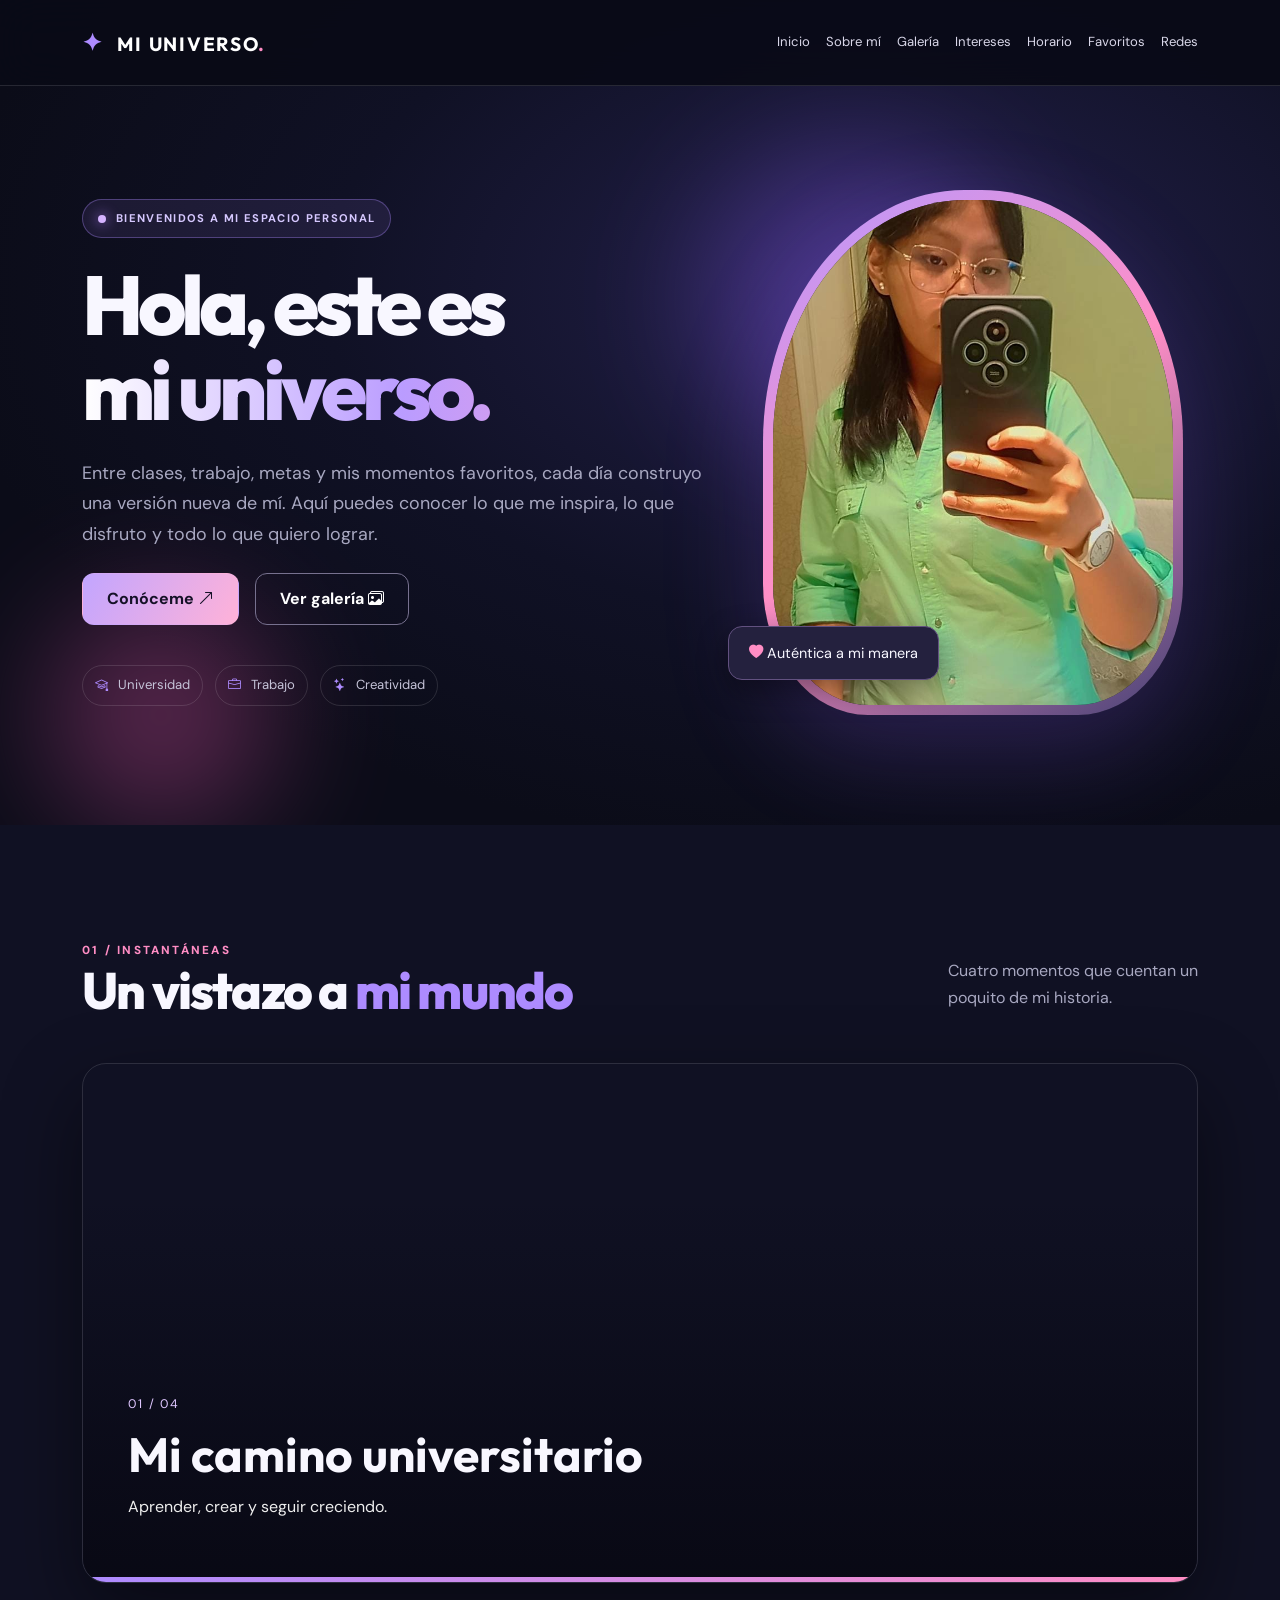
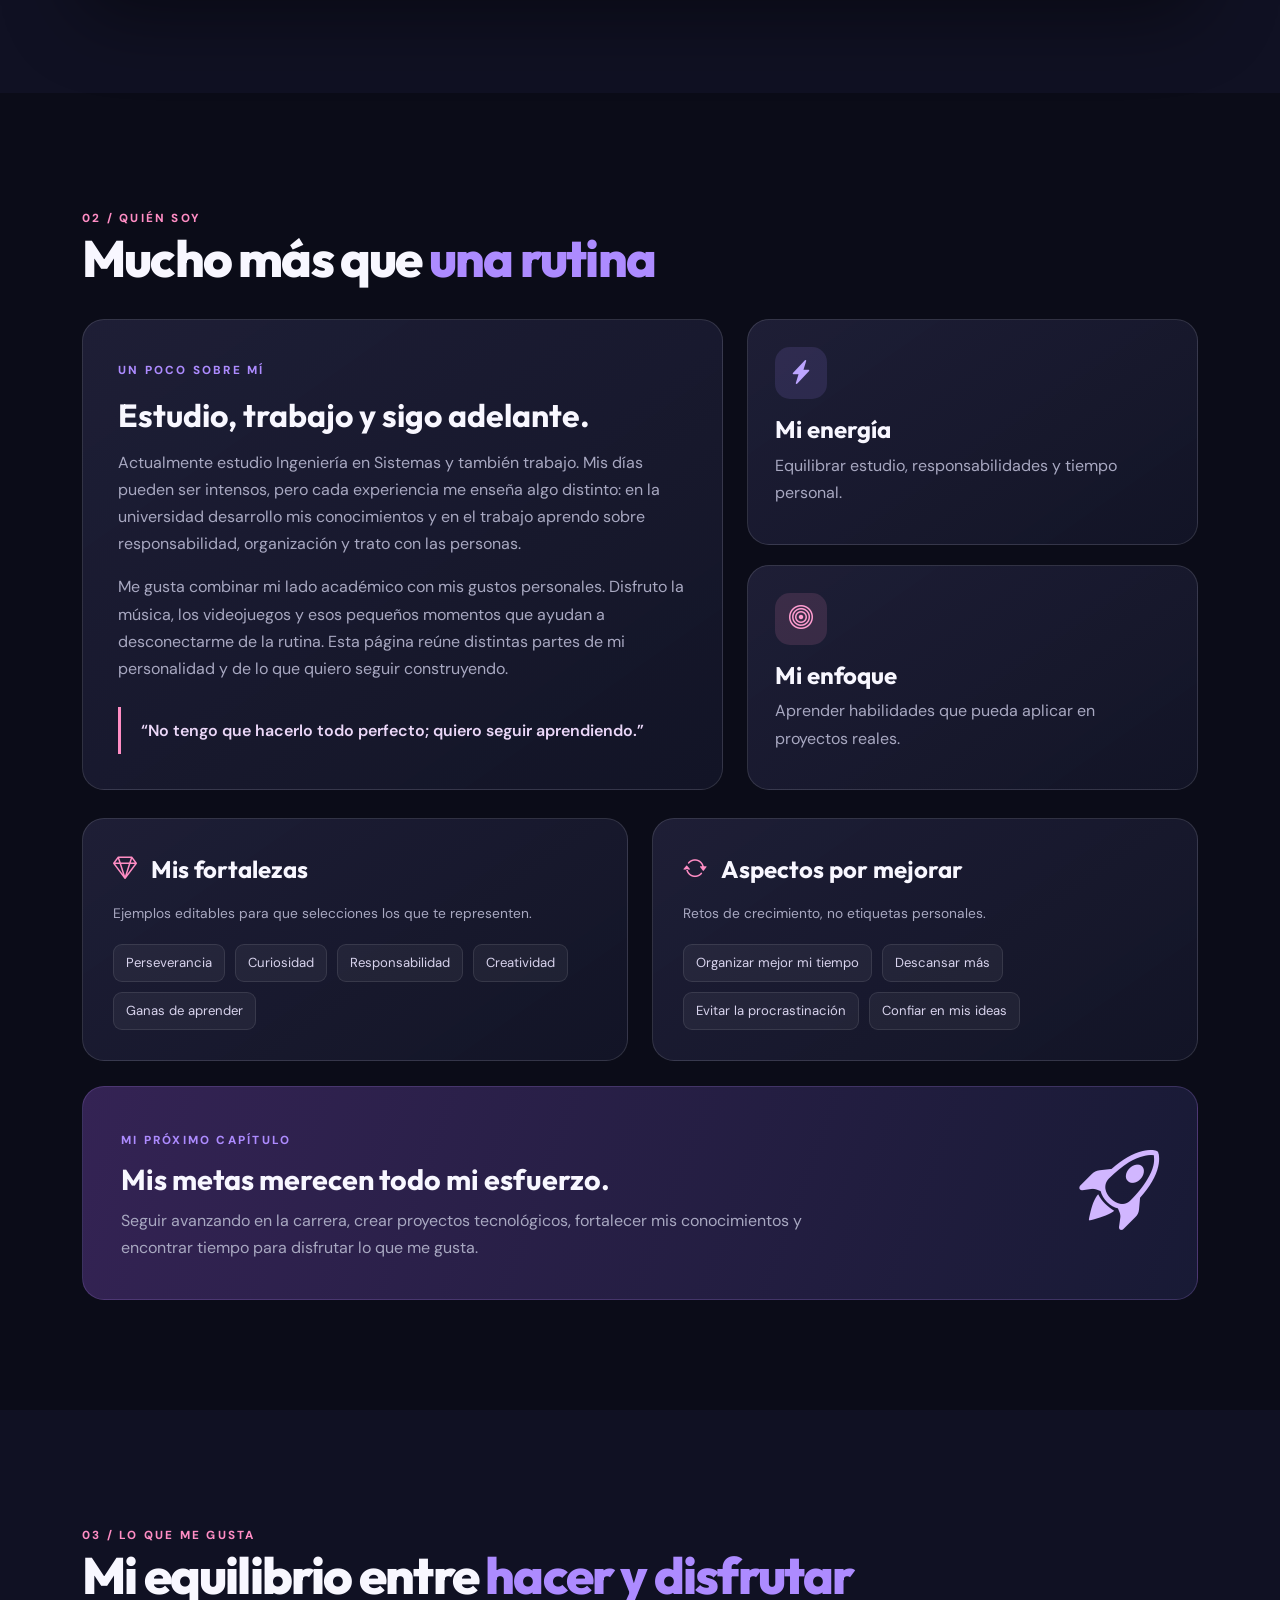
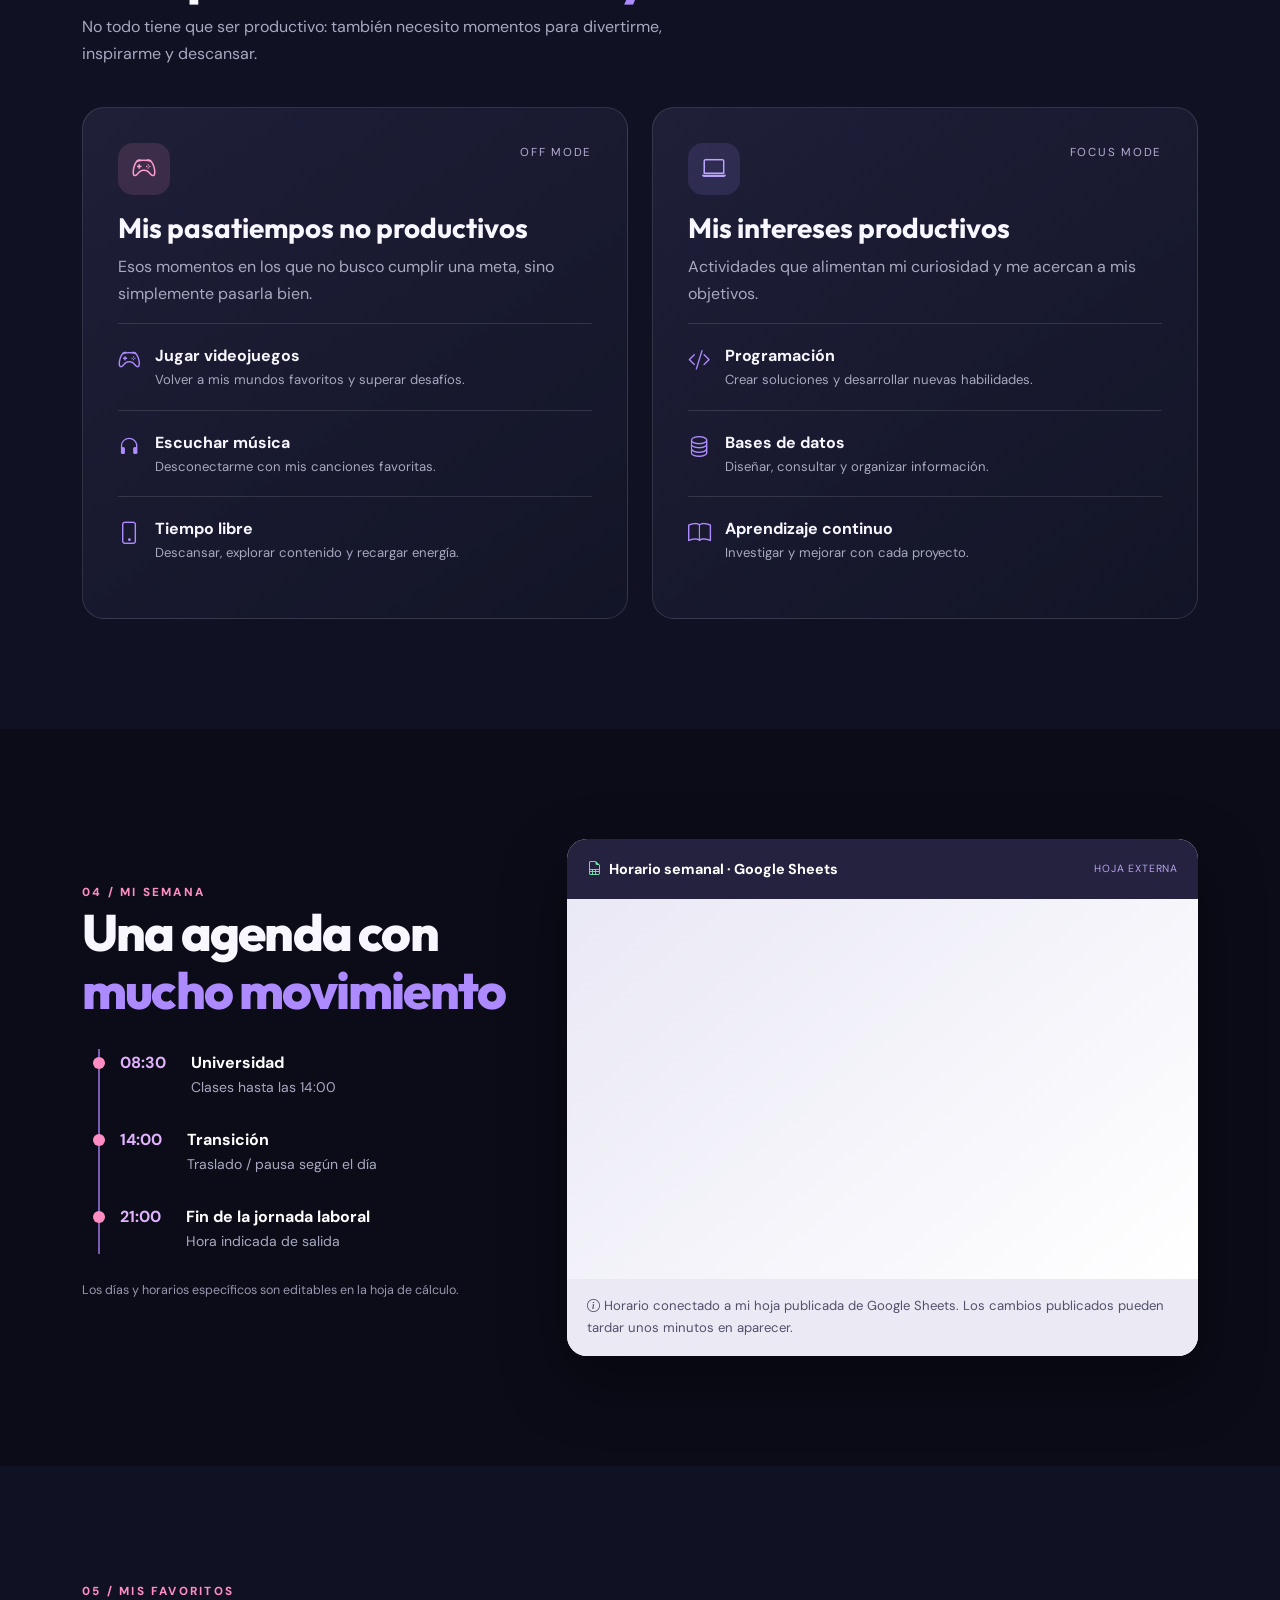
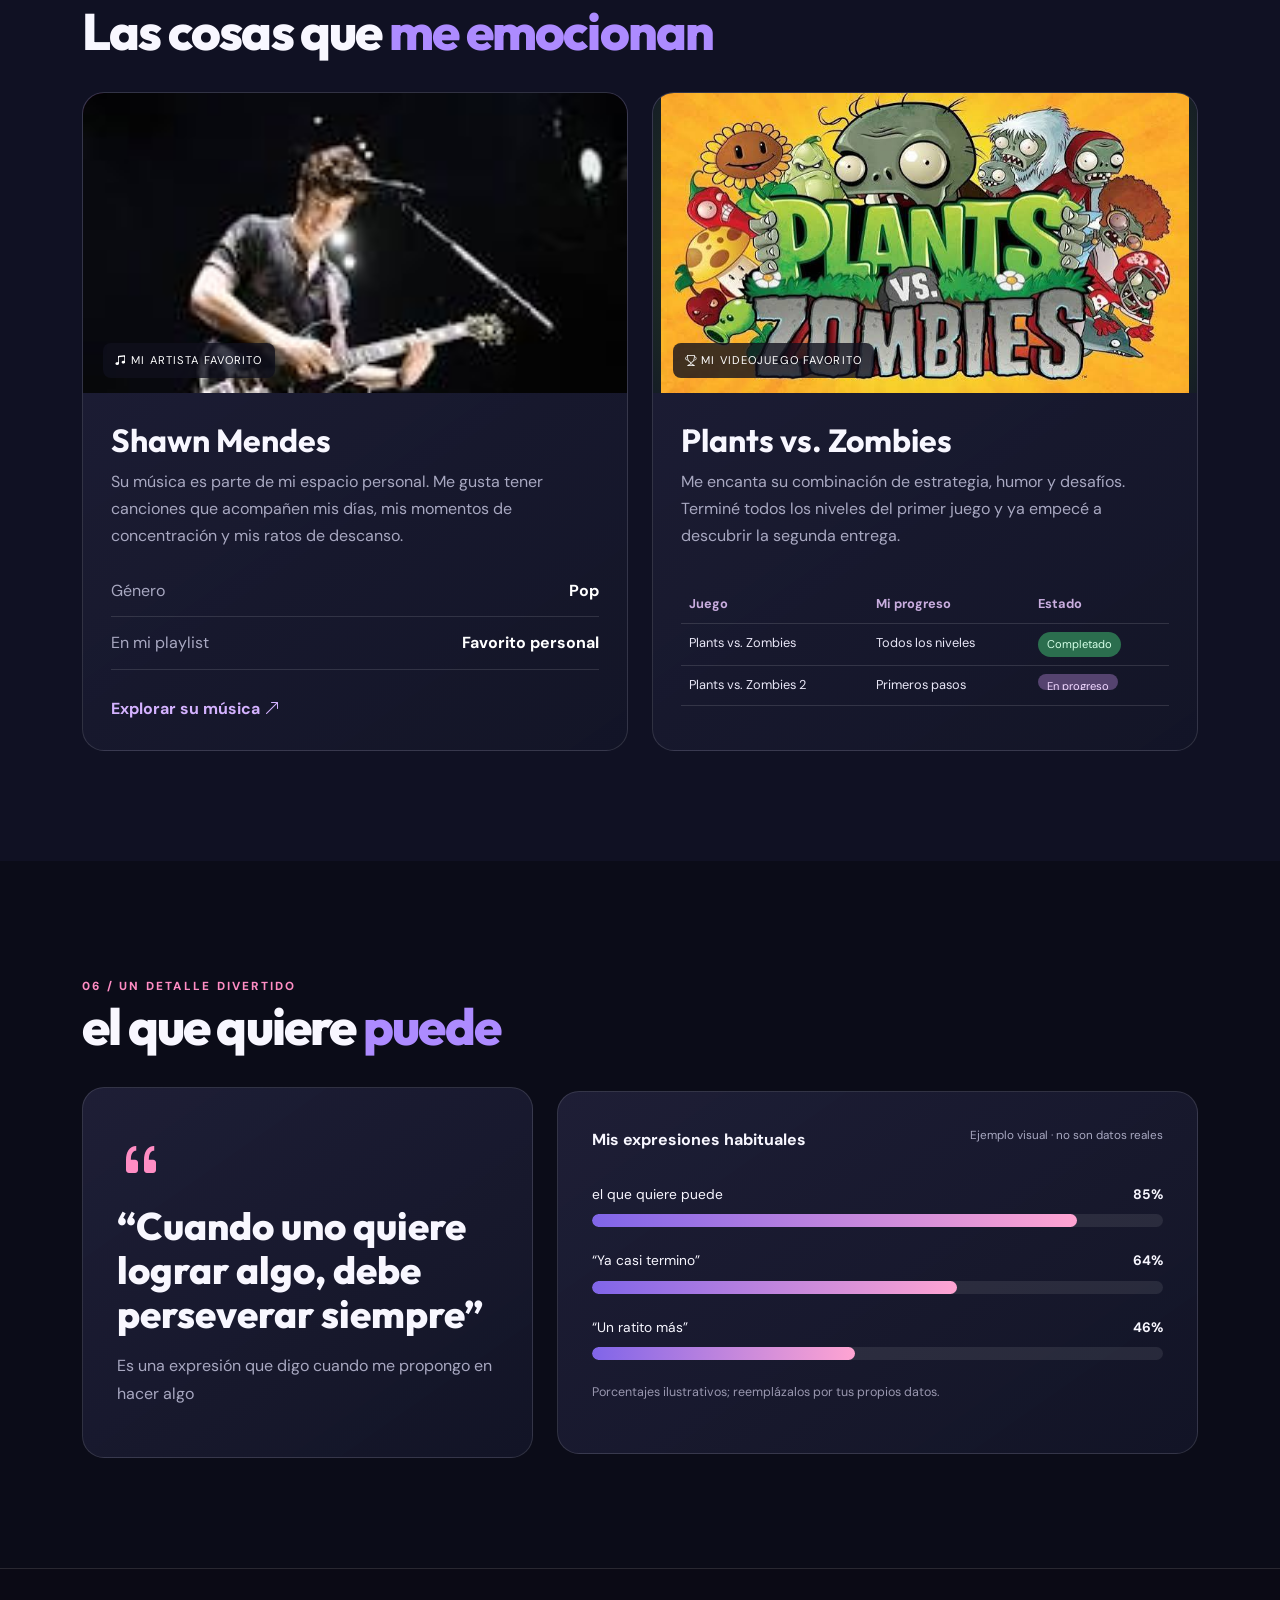
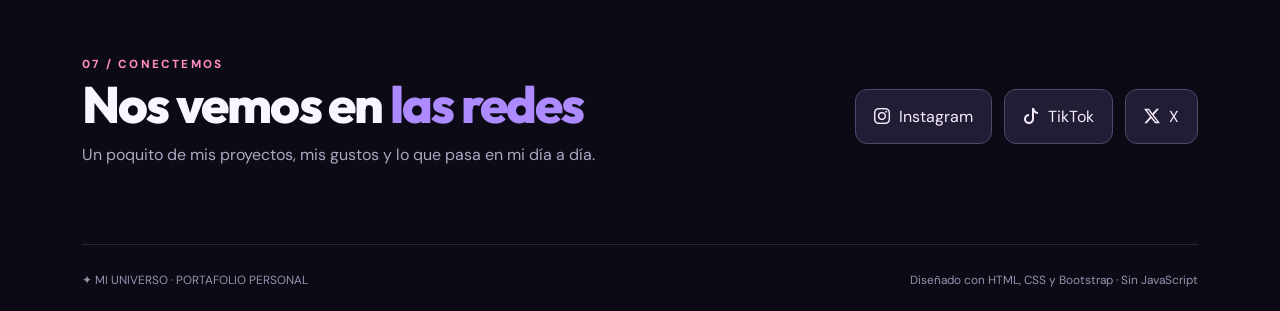
<file: index.html>
<!DOCTYPE html>
<html lang="es">
<head>
  <meta charset="UTF-8">
  <meta name="viewport" content="width=device-width, initial-scale=1">
  <meta name="description" content="Portafolio personal: mi historia, estudios, trabajo, intereses, música y videojuegos.">
  <title>Mi universo | Portafolio personal</title>
  <link href="https://cdn.jsdelivr.net/npm/bootstrap@5.3.3/dist/css/bootstrap.min.css" rel="stylesheet">
  <link href="https://fonts.googleapis.com/css2?family=DM+Sans:wght@400;500;600;700&family=Outfit:wght@400;500;600;700;800&display=swap" rel="stylesheet">
  <link href="https://cdn.jsdelivr.net/npm/bootstrap-icons@1.11.3/font/bootstrap-icons.min.css" rel="stylesheet">
  <link rel="stylesheet" href="styles.css">
</head>
<body>
  <nav class="navbar navbar-expand-lg navbar-dark fixed-top navbar-custom" aria-label="Navegación principal">
    <div class="container nav-shell">
      <a class="navbar-brand fw-bold" href="#inicio"><span class="brand-mark">✦</span> MI UNIVERSO<span class="brand-dot">.</span></a>
      <div class="nav-links d-flex flex-wrap gap-2 gap-lg-3 ms-lg-auto">
        <a href="#inicio">Inicio</a><a href="#sobre-mi">Sobre mí</a><a href="#galeria">Galería</a><a href="#intereses">Intereses</a><a href="#horario">Horario</a><a href="#favoritos">Favoritos</a><a href="#contacto">Redes</a>
      </div>
    </div>
  </nav>

  <main>
    <header id="inicio" class="hero section-pad">
      <div class="hero-glow glow-one"></div><div class="hero-glow glow-two"></div>
      <div class="container position-relative">
        <div class="row align-items-center gy-5">
          <div class="col-lg-7">
            <div class="eyebrow"><span class="status-dot"></span> BIENVENIDOS A MI ESPACIO PERSONAL</div>
            <h1>Hola, este es <span>mi universo.</span></h1>
            <p class="hero-lead">Entre clases, trabajo, metas y mis momentos favoritos, cada día construyo una versión nueva de mí. Aquí puedes conocer lo que me inspira, lo que disfruto y todo lo que quiero lograr.</p>
            <div class="d-flex flex-wrap gap-3 mt-4"><a href="#sobre-mi" class="btn btn-primary-custom">Conóceme <i class="bi bi-arrow-up-right"></i></a><a href="#galeria" class="btn btn-outline-custom">Ver galería <i class="bi bi-images"></i></a></div>
            <div class="hero-tags"><span><i class="bi bi-mortarboard"></i> Universidad</span><span><i class="bi bi-briefcase"></i> Trabajo</span><span><i class="bi bi-stars"></i> Creatividad</span></div>
          </div>
          <div class="col-lg-5"><div class="portrait-wrap"><div class="portrait-ring"><div class="portrait-placeholder"><i class="bi bi-person-bounding-box"></i><strong>TU FOTO AQUÍ</strong><small>Coloca tu imagen en fotos/Alejandra.jpg</small></div><img src="fotos/Alejandra.jpeg" alt="Mi fotografía personal"  /></div><div class="floating-label"><i class="bi bi-heart-fill"></i> Auténtica a mi manera</div></div></div>
        </div>
      </div>
    </header>

    <section id="galeria" class="section-pad gallery-section"><div class="container"><div class="section-head"><div><span class="kicker">01 / INSTANTÁNEAS</span><h2>Un vistazo a <em>mi mundo</em></h2></div><p>Cuatro momentos que cuentan un poquito de mi historia.</p></div>
      <div class="css-carousel" aria-label="Carrusel automático de cuatro fotografías">
        <div class="carousel-track">
          <div class="carousel-slide slide-1"><div class="slide-caption"><span>01 / 04</span><h3>Mi camino universitario</h3><p>Aprender, crear y seguir creciendo.</p></div></div>
          <div class="carousel-slide slide-2"><div class="slide-caption"><span>02 / 04</span><h3>Mi lado creativo</h3><p>Ideas que se convierten en proyectos.</p></div></div>
          <div class="carousel-slide slide-3"><div class="slide-caption"><span>03 / 04</span><h3>Mis pequeños descansos</h3><p>Disfrutar también es parte del camino.</p></div></div>
          <div class="carousel-slide slide-4"><div class="slide-caption"><span>04 / 04</span><h3>Mis próximos sueños</h3><p>Siempre hay una nueva meta por descubrir.</p></div></div>
        </div><div class="carousel-progress"><span></span></div>
    </div></section>

    <section id="sobre-mi" class="section-pad"><div class="container"><span class="kicker">02 / QUIÉN SOY</span><h2>Mucho más que <em>una rutina</em></h2><div class="row g-4 mt-2"><div class="col-lg-7"><article class="glass-card about-card"><span class="mini-label">UN POCO SOBRE MÍ</span><h3>Estudio, trabajo y sigo adelante.</h3><p>Actualmente estudio Ingeniería en Sistemas y también trabajo. Mis días pueden ser intensos, pero cada experiencia me enseña algo distinto: en la universidad desarrollo mis conocimientos y en el trabajo aprendo sobre responsabilidad, organización y trato con las personas.</p><p>Me gusta combinar mi lado académico con mis gustos personales. Disfruto la música, los videojuegos y esos pequeños momentos que ayudan a desconectarme de la rutina. Esta página reúne distintas partes de mi personalidad y de lo que quiero seguir construyendo.</p><div class="quote-line">“No tengo que hacerlo todo perfecto; quiero seguir aprendiendo.”</div></article></div><div class="col-lg-5"><div class="stack-cards"><article class="glass-card compact-card"><div class="feature-icon purple"><i class="bi bi-lightning-charge-fill"></i></div><h3>Mi energía</h3><p>Equilibrar estudio, responsabilidades y tiempo personal.</p></article><article class="glass-card compact-card"><div class="feature-icon pink"><i class="bi bi-bullseye"></i></div><h3>Mi enfoque</h3><p>Aprender habilidades que pueda aplicar en proyectos reales.</p></article></div></div></div>
      <div class="row g-4 mt-1"><div class="col-md-6"><article class="glass-card trait-card"><div class="trait-heading"><i class="bi bi-gem"></i><h3>Mis fortalezas</h3></div><p class="trait-note">Ejemplos editables para que selecciones los que te representen.</p><div class="chip-list"><span>Perseverancia</span><span>Curiosidad</span><span>Responsabilidad</span><span>Creatividad</span><span>Ganas de aprender</span></div></article></div><div class="col-md-6"><article class="glass-card trait-card"><div class="trait-heading"><i class="bi bi-arrow-repeat"></i><h3>Aspectos por mejorar</h3></div><p class="trait-note">Retos de crecimiento, no etiquetas personales.</p><div class="chip-list"><span>Organizar mejor mi tiempo</span><span>Descansar más</span><span>Evitar la procrastinación</span><span>Confiar en mis ideas</span></div></article></div></div>
      <div class="goals-banner"><div><span class="mini-label">MI PRÓXIMO CAPÍTULO</span><h3>Mis metas merecen todo mi esfuerzo.</h3><p>Seguir avanzando en la carrera, crear proyectos tecnológicos, fortalecer mis conocimientos y encontrar tiempo para disfrutar lo que me gusta.</p></div><i class="bi bi-rocket-takeoff"></i></div>
    </div></section>

    <section id="intereses" class="section-pad alt-section"><div class="container"><span class="kicker">03 / LO QUE ME GUSTA</span><h2>Mi equilibrio entre <em>hacer y disfrutar</em></h2><p class="section-intro">No todo tiene que ser productivo: también necesito momentos para divertirme, inspirarme y descansar.</p><div class="row g-4 mt-2"><div class="col-lg-6"><article class="interest-panel"><div class="panel-top"><div class="feature-icon pink"><i class="bi bi-controller"></i></div><span>OFF MODE</span></div><h3>Mis pasatiempos no productivos</h3><p>Esos momentos en los que no busco cumplir una meta, sino simplemente pasarla bien.</p><div class="interest-item"><i class="bi bi-controller"></i><div><strong>Jugar videojuegos</strong><small>Volver a mis mundos favoritos y superar desafíos.</small></div></div><div class="interest-item"><i class="bi bi-headphones"></i><div><strong>Escuchar música</strong><small>Desconectarme con mis canciones favoritas.</small></div></div><div class="interest-item"><i class="bi bi-phone"></i><div><strong>Tiempo libre</strong><small>Descansar, explorar contenido y recargar energía.</small></div></div></article></div><div class="col-lg-6"><article class="interest-panel"><div class="panel-top"><div class="feature-icon purple"><i class="bi bi-laptop"></i></div><span>FOCUS MODE</span></div><h3>Mis intereses productivos</h3><p>Actividades que alimentan mi curiosidad y me acercan a mis objetivos.</p><div class="interest-item"><i class="bi bi-code-slash"></i><div><strong>Programación</strong><small>Crear soluciones y desarrollar nuevas habilidades.</small></div></div><div class="interest-item"><i class="bi bi-database"></i><div><strong>Bases de datos</strong><small>Diseñar, consultar y organizar información.</small></div></div><div class="interest-item"><i class="bi bi-book"></i><div><strong>Aprendizaje continuo</strong><small>Investigar y mejorar con cada proyecto.</small></div></div></article></div></div></div></section>

    <section id="horario" class="section-pad"><div class="container"><div class="row g-5 align-items-center"><div class="col-lg-5"><span class="kicker">04 / MI SEMANA</span><h2>Una agenda con <em>mucho movimiento</em></h2><div class="timeline"><div><span>08:30</span><p><strong>Universidad</strong><small>Clases hasta las 14:00</small></p></div><div><span>14:00</span><p><strong>Transición</strong><small>Traslado / pausa según el día</small></p></div><div><span>21:00</span><p><strong>Fin de la jornada laboral</strong><small>Hora indicada de salida</small></p></div></div><p class="hint">Los días y horarios específicos son editables en la hoja de cálculo.</p></div><div class="col-lg-7"><div class="sheet-card"><div class="sheet-header"><div><i class="bi bi-file-earmark-spreadsheet"></i><strong>Horario semanal · Google Sheets</strong></div><span class="live-pill">HOJA EXTERNA</span></div><iframe title="Mi horario semanal desde Google Sheets" src="https://docs.google.com/spreadsheets/d/e/2PACX-1vTixAUOWUrjf2mU7i-3RV_TsViHguJ5VNRvxPZbS2xX0UtafG7Qpnpf0eExNFgWmUYxWJWXDBRo3WTF/pubhtml?widget=true&amp;headers=false" loading="lazy"></iframe><div class="sheet-instructions"><i class="bi bi-info-circle"></i> Horario conectado a mi hoja publicada de Google Sheets. Los cambios publicados pueden tardar unos minutos en aparecer.</div></div></div></div></div></section>

    <section id="favoritos" class="section-pad alt-section"><div class="container"><span class="kicker">05 / MIS FAVORITOS</span><h2>Las cosas que <em>me emocionan</em></h2><div class="row g-4 mt-2"><div class="col-lg-6"><article class="favorite-card music-card"><div class="favorite-visual music-visual"><img src="fotos/shawn-mendes.jpg" alt="Shawn Mendes" loading="lazy" ><span class="visual-label"><i class="bi bi-music-note-beamed"></i> MI ARTISTA FAVORITO</span></div><div class="favorite-body"><h3>Shawn Mendes</h3><p>Su música es parte de mi espacio personal. Me gusta tener canciones que acompañen mis días, mis momentos de concentración y mis ratos de descanso.</p><div class="data-row"><span>Género</span><strong>Pop</strong></div><div class="data-row"><span>En mi playlist</span><strong>Favorito personal</strong></div><a href="https://www.youtube.com/@shawnmendes" target="_blank" rel="noopener noreferrer" class="text-link">Explorar su música <i class="bi bi-arrow-up-right"></i></a></div></article></div><div class="col-lg-6"><article class="favorite-card game-card"><div class="favorite-visual game-visual"><img src="fotos/plantas-vs-zombies.jpg" alt="Logotipo de Plants vs. Zombies" loading="lazy" ><span class="visual-label"><i class="bi bi-trophy"></i> MI VIDEOJUEGO FAVORITO</span></div><div class="favorite-body"><h3>Plants vs. Zombies</h3><p>Me encanta su combinación de estrategia, humor y desafíos. Terminé todos los niveles del primer juego y ya empecé a descubrir la segunda entrega.</p><div class="table-responsive"><table class="table game-table mb-0"><thead><tr><th>Juego</th><th>Mi progreso</th><th>Estado</th></tr></thead><tbody><tr><td>Plants vs. Zombies</td><td>Todos los niveles</td><td><span class="game-status completed">Completado</span></td></tr><tr><td>Plants vs. Zombies 2</td><td>Primeros pasos</td><td><span class="game-status progress">En progreso</span></td></tr></tbody></table></div></div></article></div></div></div></section>

    <section class="section-pad"><div class="container"><span class="kicker">06 / UN DETALLE DIVERTIDO</span><h2>el que quiere  <em>puede </em></h2><div class="row g-4 align-items-center mt-2"><div class="col-lg-5"><div class="quote-card"><i class="bi bi-quote"></i><blockquote>“Cuando uno quiere lograr algo, debe perseverar siempre”</blockquote><p>Es una expresión que digo cuando me propongo en hacer algo </p></div></div><div class="col-lg-7"><div class="chart-card"><div class="chart-title"><strong>Mis expresiones habituales</strong><span>Ejemplo visual · no son datos reales</span></div><div class="bar-item"><div><span>el que quiere puede</span><strong>85%</strong></div><div class="bar-track"><span style="--bar-width:85%"></span></div></div><div class="bar-item"><div><span>“Ya casi termino”</span><strong>64%</strong></div><div class="bar-track"><span style="--bar-width:64%"></span></div></div><div class="bar-item"><div><span>“Un ratito más”</span><strong>46%</strong></div><div class="bar-track"><span style="--bar-width:46%"></span></div></div><p class="hint">Porcentajes ilustrativos; reemplázalos por tus propios datos.</p></div></div></div></div></section>
  </main>
  <footer id="contacto"><div class="container"><div class="footer-top"><div><span class="kicker">07 / CONECTEMOS</span><h2>Nos vemos en <em>las redes</em></h2><p>Un poquito de mis proyectos, mis gustos y lo que pasa en mi día a día.</p></div><div class="social-links"><a href="https://www.instagram.com/ale_h.p_?rpxt=MXVxeG1zM3dlNmhxdQ==" target="_blank" rel="noopener noreferrer" aria-label="Instagram"><i class="bi bi-instagram"></i><span>Instagram</span></a><a href="https://www.tiktok.com/" target="_blank" rel="noopener noreferrer" aria-label="TikTok"><i class="bi bi-tiktok"></i><span>TikTok</span></a><a href="https://x.com/" target="_blank" rel="noopener noreferrer" aria-label="X"><i class="bi bi-twitter-x"></i><span>X</span></a></div></div><div class="footer-bottom"><span>✦ MI UNIVERSO · PORTAFOLIO PERSONAL</span><span>Diseñado con HTML, CSS y Bootstrap · Sin JavaScript</span></div></div></footer>
</body>
</html>
</file>
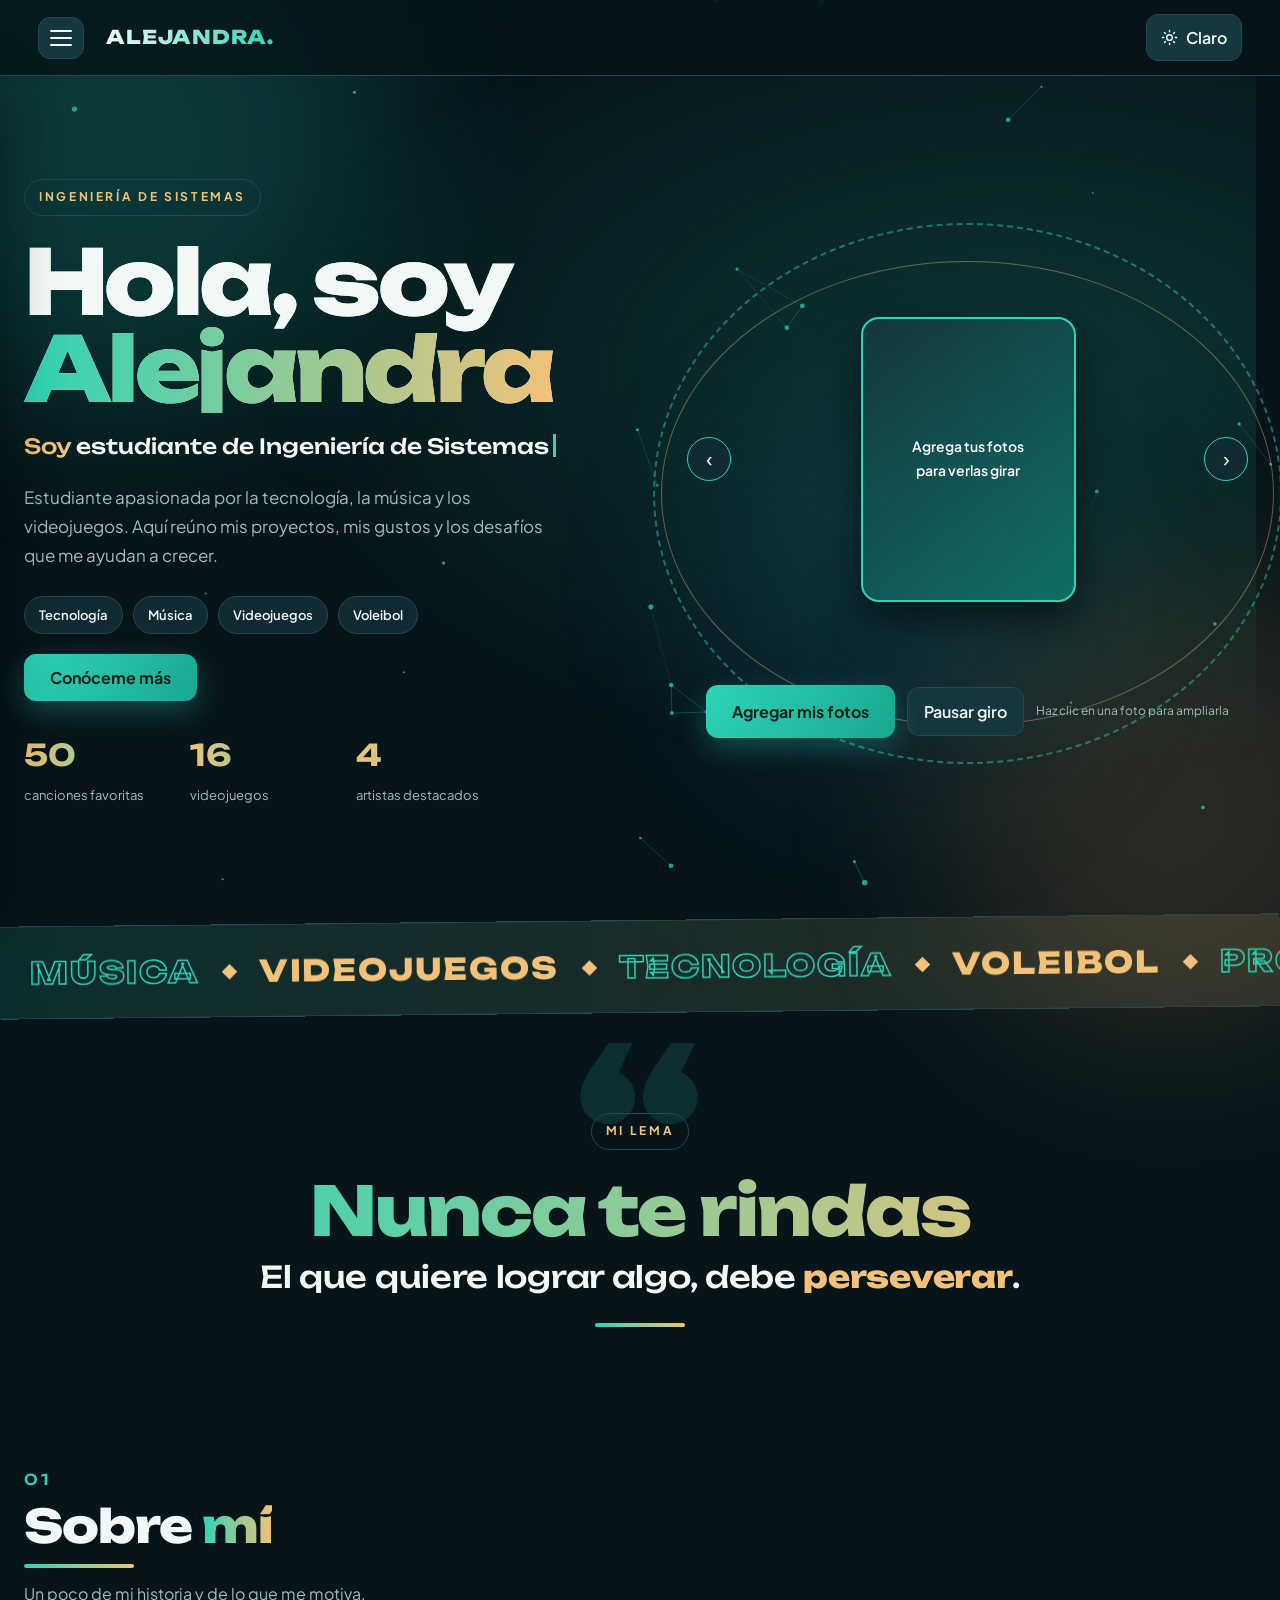
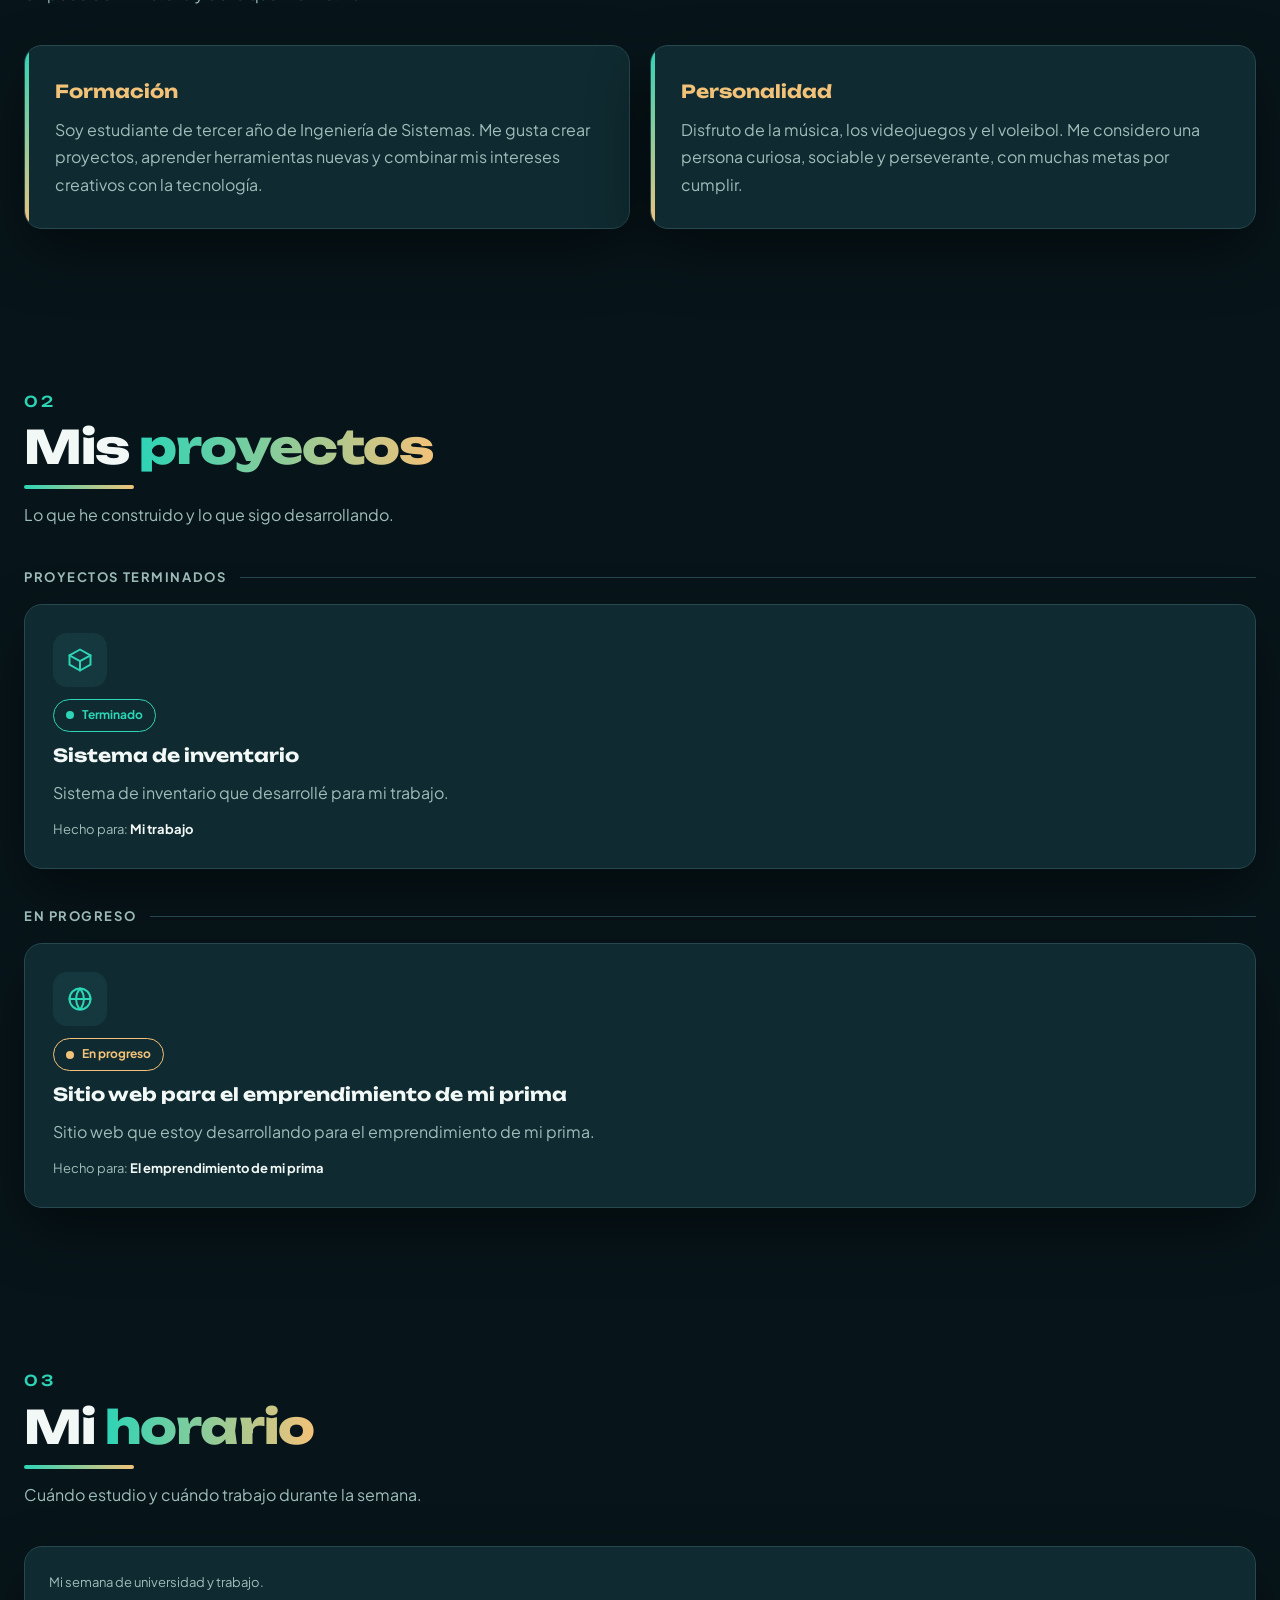
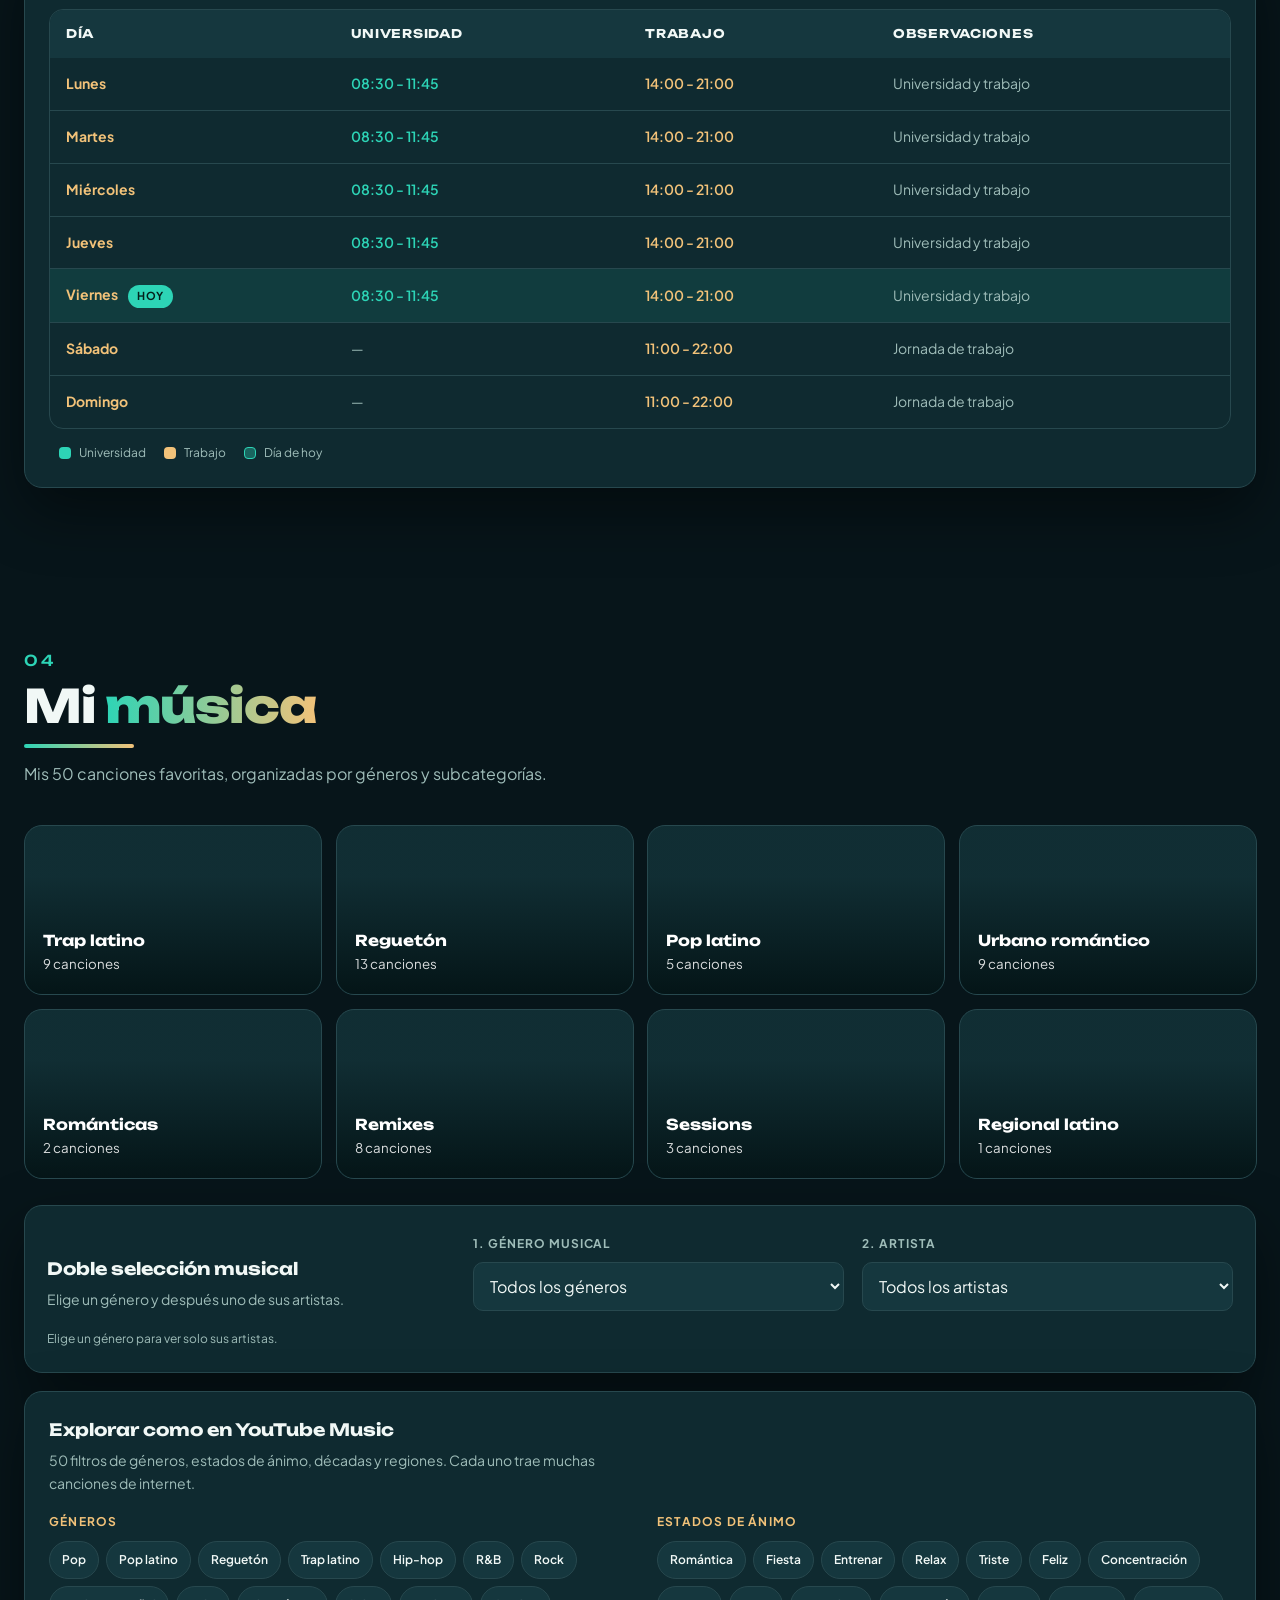
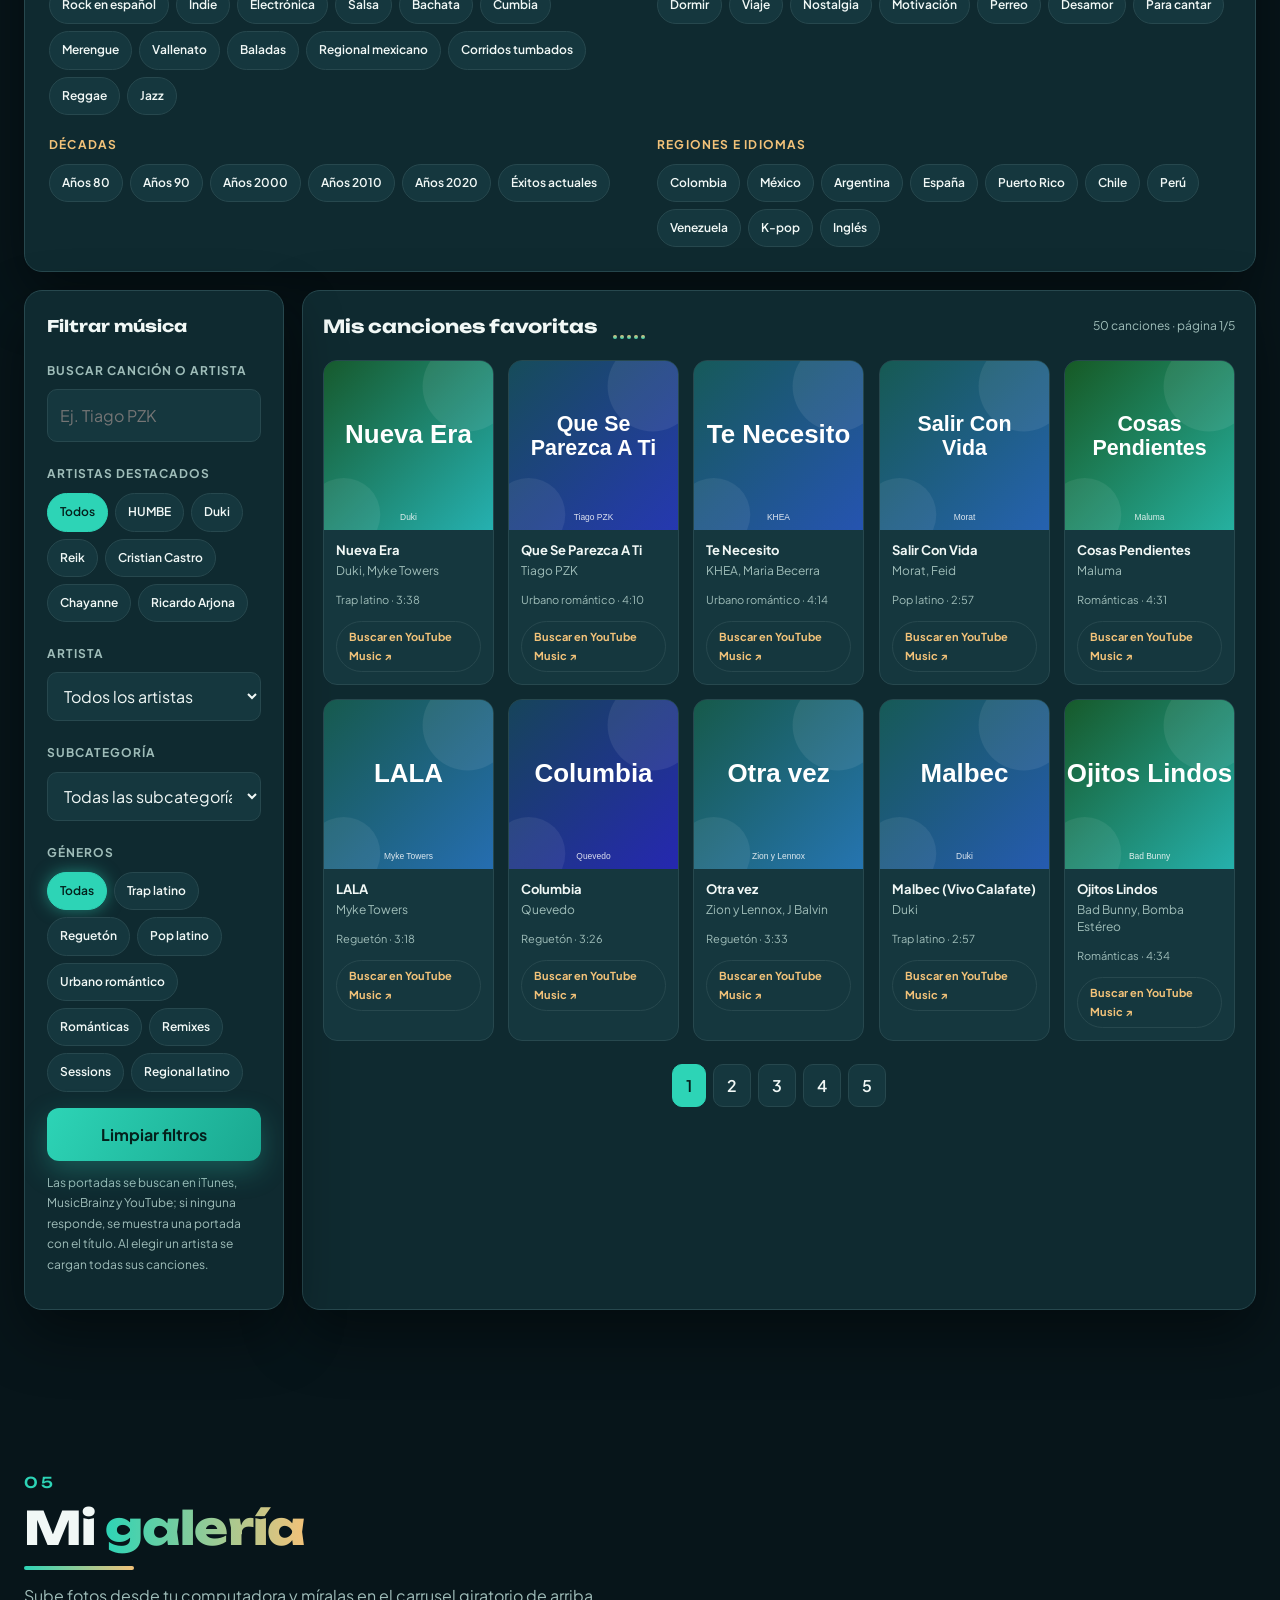
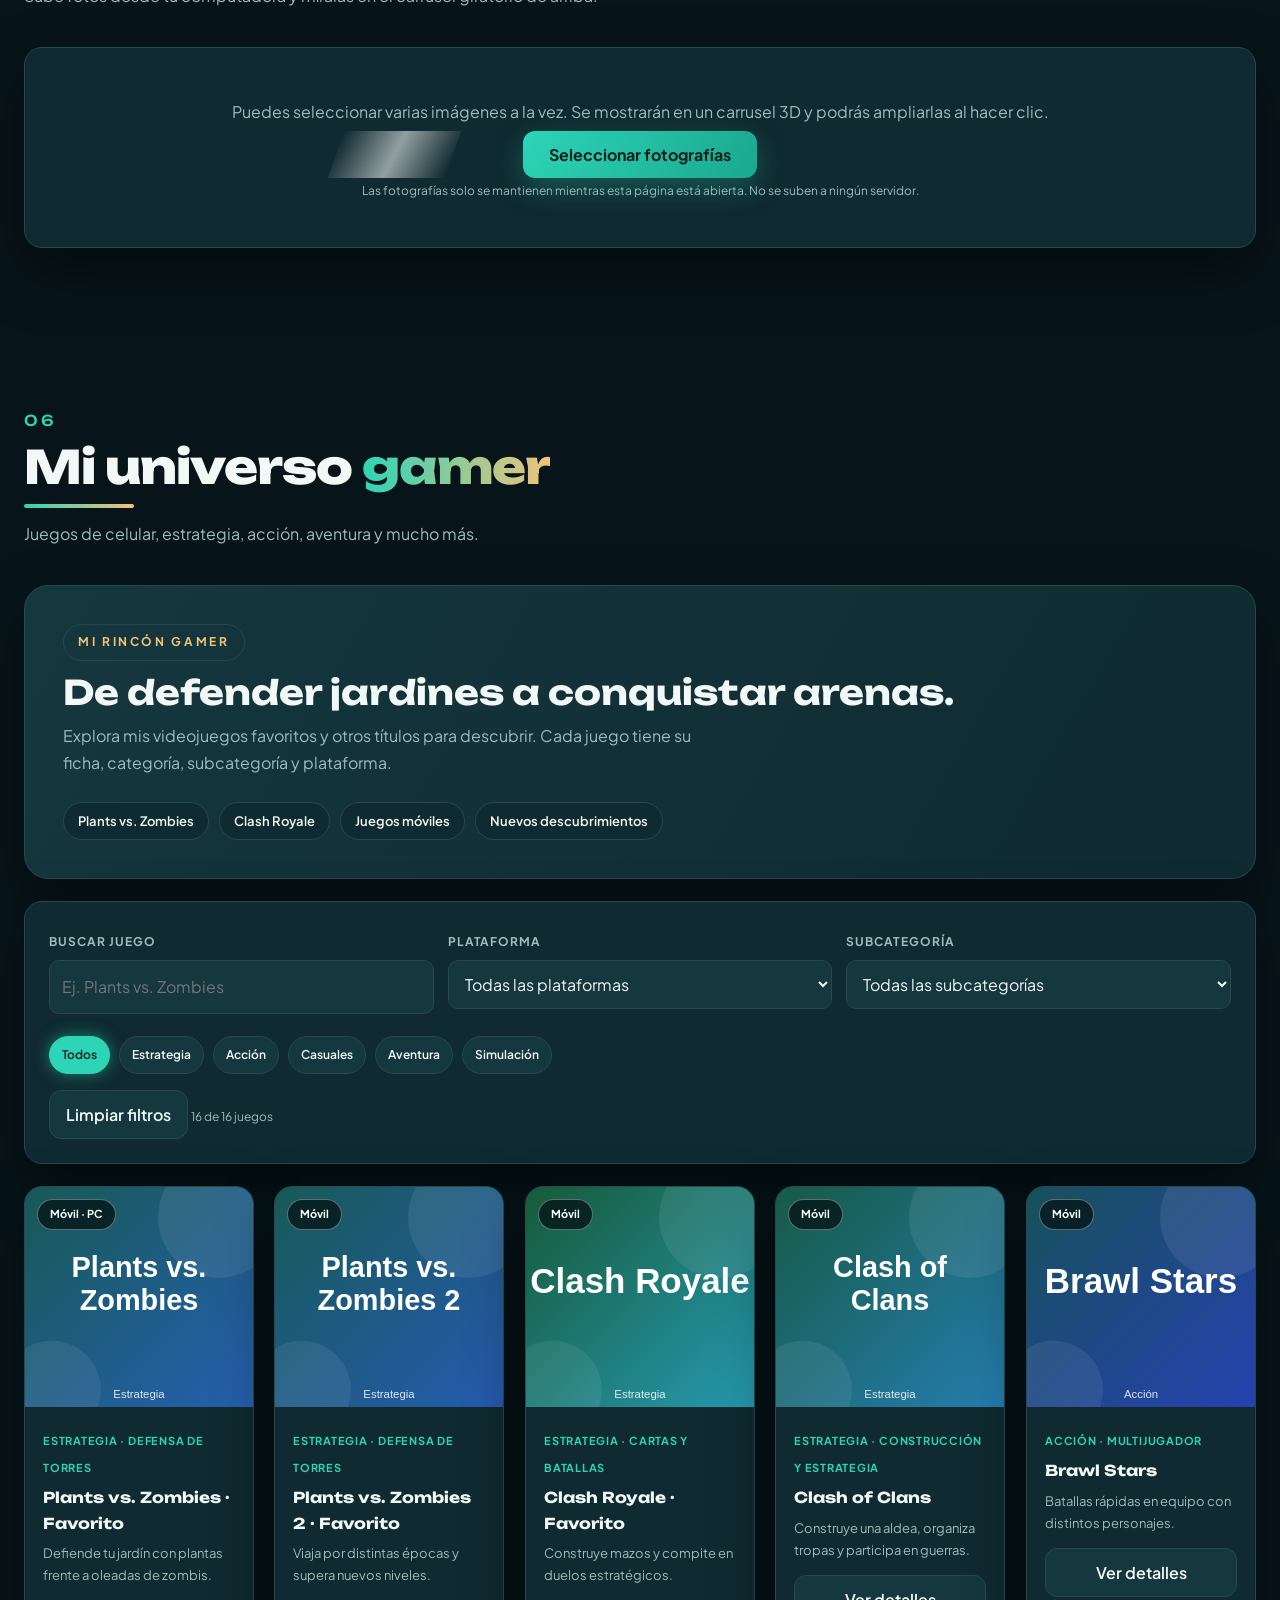
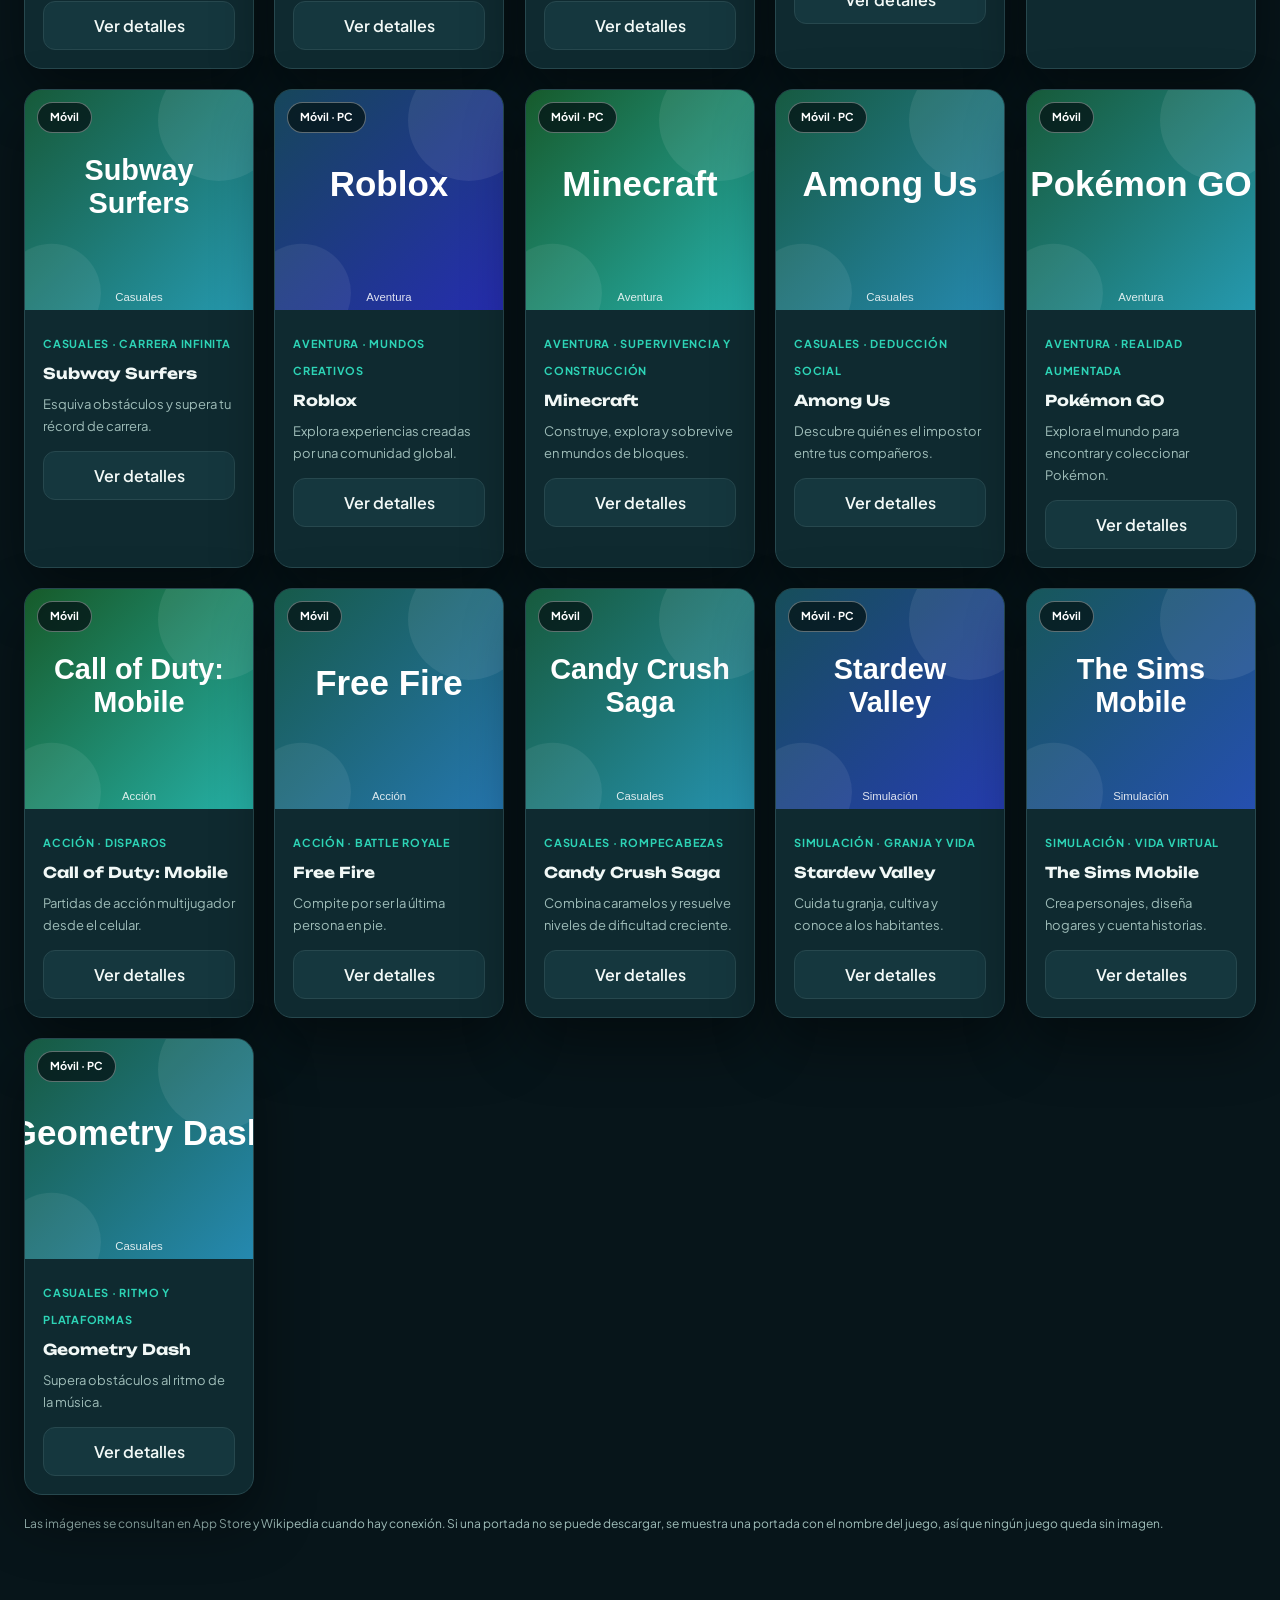
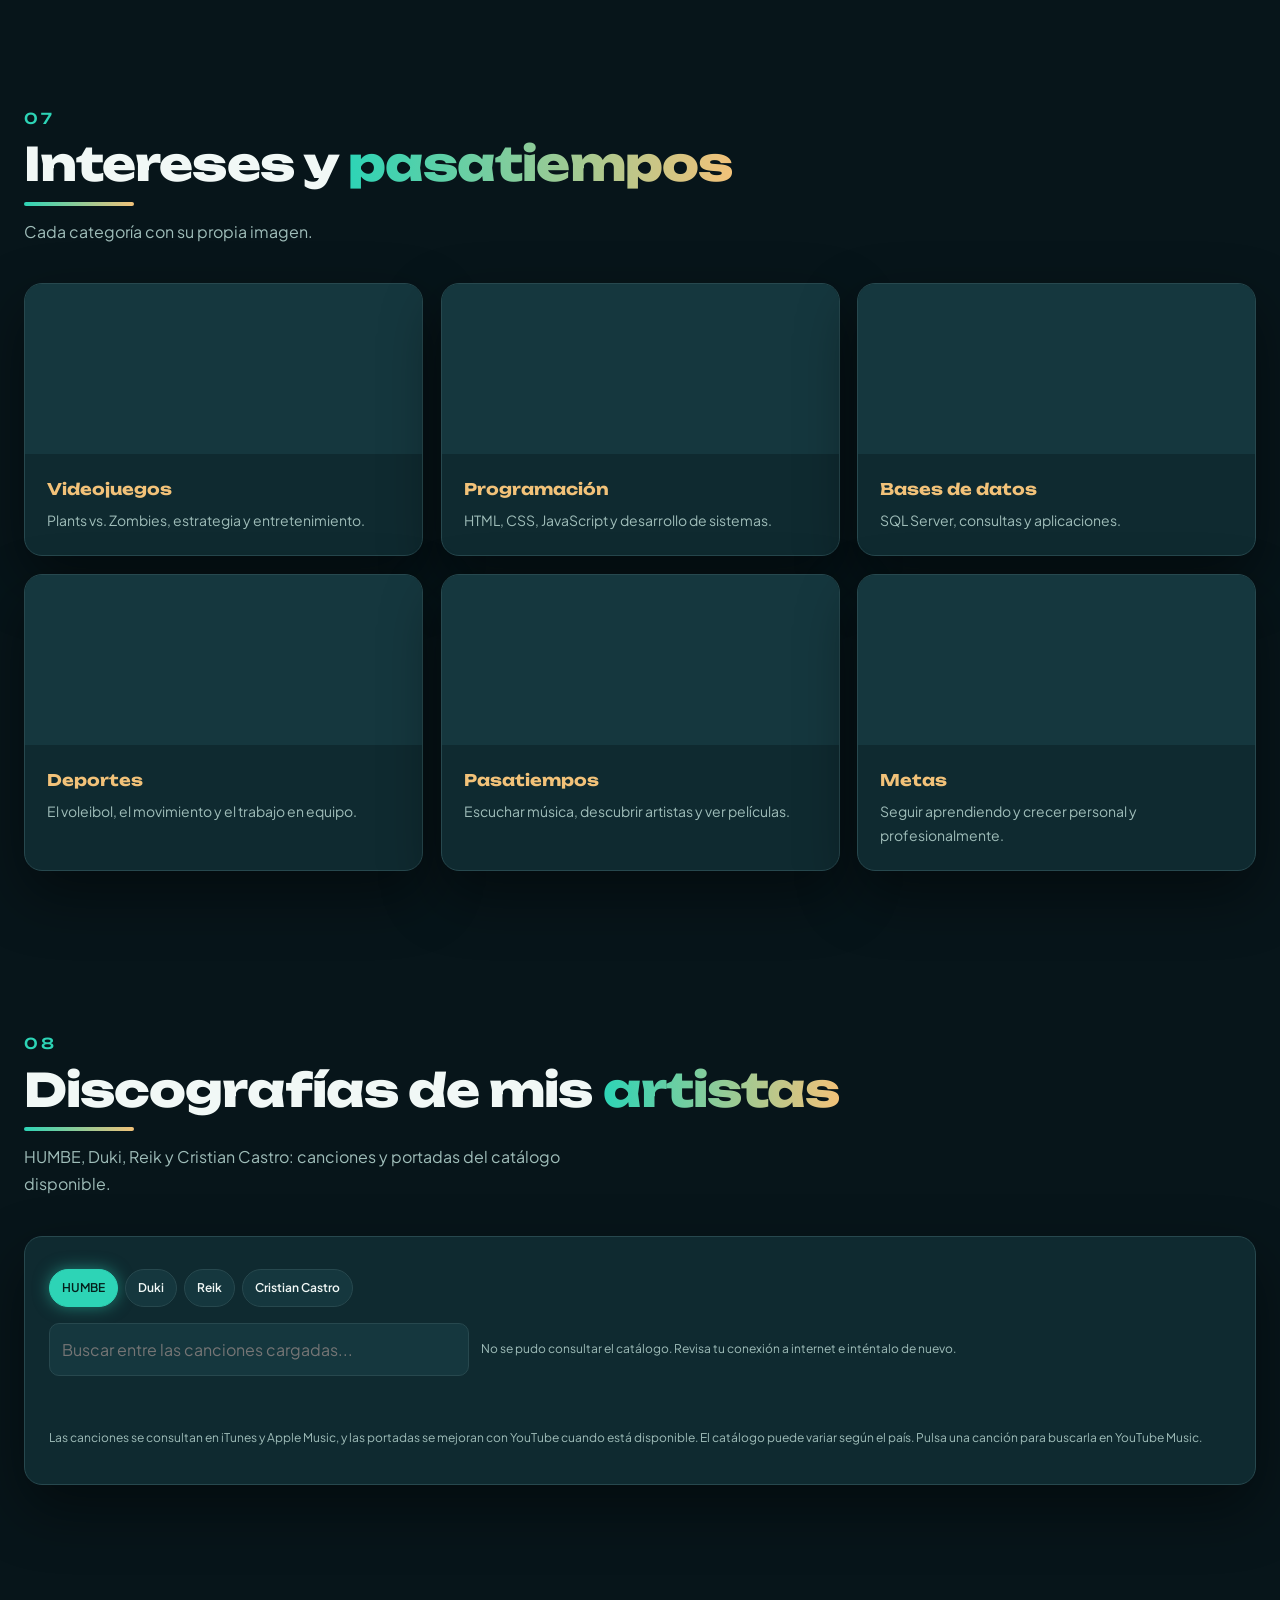
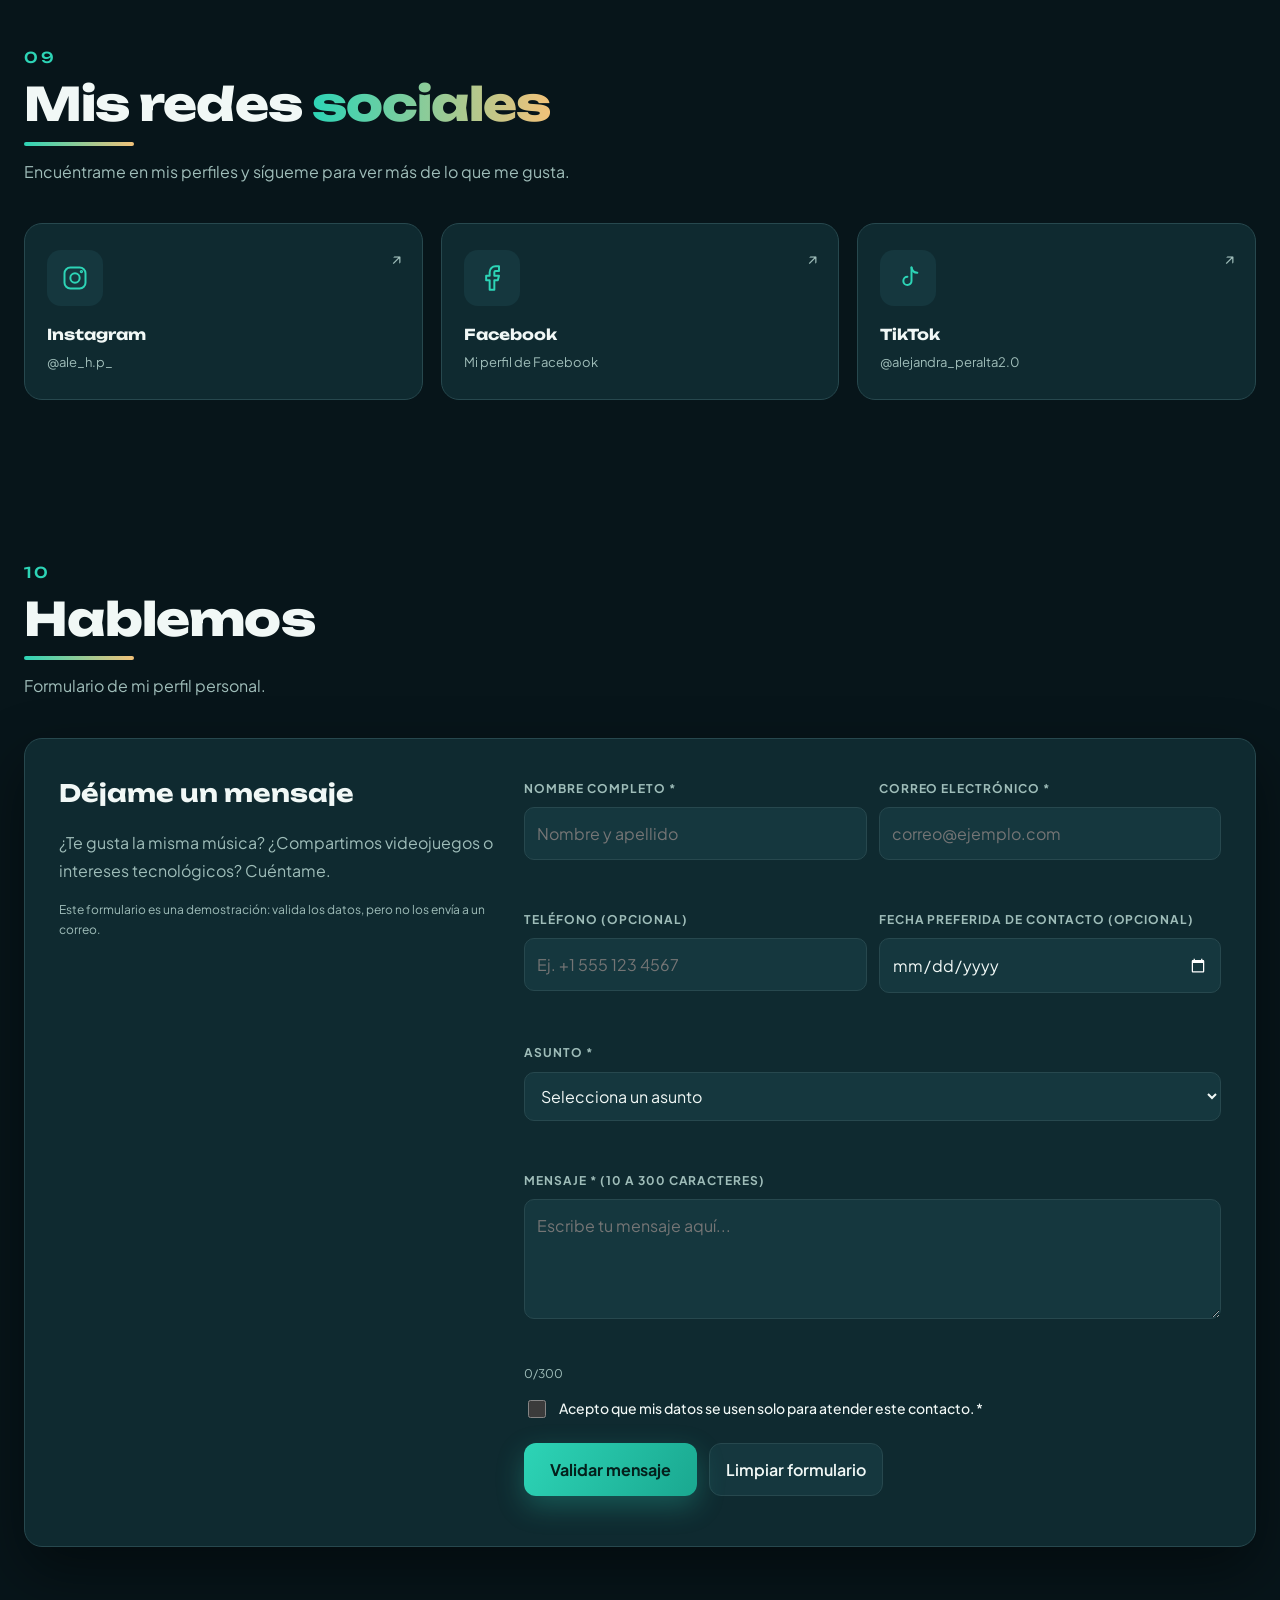
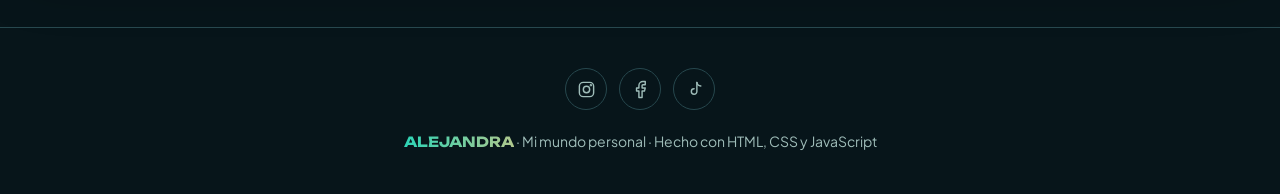
<file: portafolio-alejandra.html>
<!doctype html>
<html lang="es">
<head>
<meta charset="utf-8">
<meta name="viewport" content="width=device-width,initial-scale=1">
<title>Alejandra | Portafolio personal</title>
<link rel="preconnect" href="https://fonts.googleapis.com">
<link rel="preconnect" href="https://fonts.gstatic.com" crossorigin>
<link href="https://fonts.googleapis.com/css2?family=Unbounded:wght@500;700;800&family=Plus+Jakarta+Sans:wght@400;500;600;700&display=swap" rel="stylesheet">
<link rel="stylesheet" href="estilo.css">
</head>
<body>
<div id="progress"></div><div class="glow" id="glow"></div><div class="blob b1"></div><div class="blob b2"></div><div class="blob b3"></div><canvas id="bg"></canvas><button id="totop" aria-label="Volver arriba">&#8593;</button>
<header class="top">
<button class="iconbtn menu" id="hamb" aria-expanded="false" aria-controls="drawer" aria-label="Abrir menú"><span></span><span></span><span></span></button>
<a class="brand" href="#inicio">ALEJANDRA<span>.</span></a>
<nav class="toplinks"><a href="#inicio">Inicio</a><a href="#sobre">Sobre mí</a><a href="#proyectos">Proyectos</a><a href="#horario">Horario</a><a href="#musica">Música</a><a href="#galeria">Galería</a><a href="#juegos">Juegos</a><a href="#intereses">Intereses</a><a href="#discografias">Discografías</a><a href="#redes">Redes</a><a href="#contacto">Contacto</a></nav>
<button class="iconbtn" id="theme" aria-label="Cambiar entre tema claro y oscuro"><span class="t-dark"><svg viewBox="0 0 24 24" aria-hidden="true"><circle cx="12" cy="12" r="4"/><path d="M12 2v2M12 20v2M4.9 4.9l1.4 1.4M17.7 17.7l1.4 1.4M2 12h2M20 12h2M4.9 19.1l1.4-1.4M17.7 6.3l1.4-1.4"/></svg>Claro</span><span class="t-light"><svg viewBox="0 0 24 24" aria-hidden="true"><path d="M21 12.8A9 9 0 1 1 11.2 3a7 7 0 0 0 9.8 9.8z"/></svg>Oscuro</span></button>
</header>
<aside class="drawer" id="drawer"><a href="#inicio">Inicio</a><a href="#sobre">Sobre mí</a><a href="#proyectos">Proyectos</a><a href="#horario">Horario</a><a href="#musica">Música</a><a href="#galeria">Galería</a><a href="#juegos">Videojuegos</a><a href="#intereses">Intereses</a><a href="#discografias">Discografías</a><a href="#redes">Redes sociales</a><a href="#contacto">Contacto</a></aside><div id="scrim"></div>
<main>
<section class="hero" id="inicio">
<div>
<span class="eyebrow">Ingeniería de Sistemas</span>
<h1>Hola, soy <span>Alejandra</span></h1>
<div class="typed">Soy <b id="typed"></b><i class="caret"></i></div>
<p>Estudiante apasionada por la tecnología, la música y los videojuegos. Aquí reúno mis proyectos, mis gustos y los desafíos que me ayudan a crecer.</p>
<div class="tags"><span class="tag">Tecnología</span><span class="tag">Música</span><span class="tag">Videojuegos</span><span class="tag">Voleibol</span></div>
<a class="btn primary" href="#sobre">Conóceme más</a>
<div class="stats"><div><b data-count="50">0</b><small>canciones favoritas</small></div><div><b data-count="16">0</b><small>videojuegos</small></div><div><b data-count="4">0</b><small>artistas destacados</small></div></div>
</div>
<div>
<div class="carousel" id="carousel"><div class="stage" id="stage"></div><button class="carbtn prev" id="prev" aria-label="Foto anterior">&#8249;</button><button class="carbtn next" id="next" aria-label="Foto siguiente">&#8250;</button></div>
<div class="carousel-controls"><label class="btn primary" for="upload">Agregar mis fotos</label><input id="upload" type="file" accept="image/*" multiple hidden><button class="iconbtn" id="auto">Pausar giro</button><span class="hint">Haz clic en una foto para ampliarla</span></div>
</div>
</section>

<div class="marquee" aria-hidden="true"><div class="track"><span>MÚSICA</span><span>VIDEOJUEGOS</span><span>TECNOLOGÍA</span><span>VOLEIBOL</span><span>PROGRAMACIÓN</span><span>BASES DE DATOS</span><span>CREATIVIDAD</span><span>PERSEVERANCIA</span><span>MÚSICA</span><span>VIDEOJUEGOS</span><span>TECNOLOGÍA</span><span>VOLEIBOL</span><span>PROGRAMACIÓN</span><span>BASES DE DATOS</span><span>CREATIVIDAD</span><span>PERSEVERANCIA</span><span>MÚSICA</span><span>VIDEOJUEGOS</span><span>TECNOLOGÍA</span><span>VOLEIBOL</span><span>PROGRAMACIÓN</span><span>BASES DE DATOS</span><span>CREATIVIDAD</span><span>PERSEVERANCIA</span><span>MÚSICA</span><span>VIDEOJUEGOS</span><span>TECNOLOGÍA</span><span>VOLEIBOL</span><span>PROGRAMACIÓN</span><span>BASES DE DATOS</span><span>CREATIVIDAD</span><span>PERSEVERANCIA</span></div></div>
<section class="quote" id="frase">
<span class="qeyebrow">Mi lema</span>
<h2><span class="big">Nunca te rindas</span><span class="small">El que quiere lograr algo, debe <b>perseverar</b>.</span></h2>
<div class="qline"></div>
</section>
<section id="sobre">
<div class="sectionhead"><span class="num">01</span><h2>Sobre <em>mí</em></h2><p>Un poco de mi historia y de lo que me motiva.</p></div>
<div class="about">
<div class="panel"><h3>Formación</h3><p>Soy estudiante de tercer año de Ingeniería de Sistemas. Me gusta crear proyectos, aprender herramientas nuevas y combinar mis intereses creativos con la tecnología.</p></div>
<div class="panel"><h3>Personalidad</h3><p>Disfruto de la música, los videojuegos y el voleibol. Me considero una persona curiosa, sociable y perseverante, con muchas metas por cumplir.</p></div>
</div>
</section>

<section id="proyectos">
<div class="sectionhead"><span class="num">02</span><h2>Mis <em>proyectos</em></h2><p>Lo que he construido y lo que sigo desarrollando.</p></div>
<div id="projects"></div>
</section>

<section id="horario">
<div class="sectionhead"><span class="num">03</span><h2>Mi <em>horario</em></h2><p>Cuándo estudio y cuándo trabajo durante la semana.</p></div>
<div class="panel schedpanel">
<div class="schedtop"><span class="schedstat" id="schedStatus" role="status">Mi semana de universidad y trabajo.</span><button class="btn" type="button" id="schedRefresh">Actualizar horario</button></div>
<div class="tablewrap"><table id="schedule"></table></div>
<p class="hint schedlegend"><span class="lg uni"></span>Universidad <span class="lg work"></span>Trabajo <span class="lg today"></span>Día de hoy</p>
</div>
</section>

<section id="musica">
<div class="sectionhead"><span class="num">04</span><h2>Mi <em>música</em></h2><p>Mis 50 canciones favoritas, organizadas por géneros y subcategorías.</p></div>
<div class="categories" id="categories"></div>
<!-- Doble selección: género -> artista (listas dependientes) -->
<div class="panel dual" id="dual"><div class="dualhead"><h3>Doble selección musical</h3><p>Elige un género y después uno de sus artistas.</p></div><div><label for="genreSel">1. Género musical</label><select class="field" id="genreSel"></select></div><div><label for="artistSel">2. Artista</label><select class="field" id="artistSel"></select></div><p class="hint" id="dualInfo"></p></div>
<!-- Explorar al estilo YouTube Music: 50 filtros que traen canciones de internet -->
<div class="panel explore" id="explore"><div class="exhead"><div><h3>Explorar como en YouTube Music</h3><p>50 filtros de géneros, estados de ánimo, décadas y regiones. Cada uno trae muchas canciones de internet.</p></div><div class="exbadge" id="exBadge" hidden><span id="exName"></span><button type="button" class="chip" id="exClear">Quitar</button></div></div><div class="exgroups" id="exGroups"></div></div>
<div class="musiclayout">
<aside class="panel sidebar">
<h3>Filtrar música</h3>
<label for="search">Buscar canción o artista</label><input class="field" id="search" placeholder="Ej. Tiago PZK">
<label>Artistas destacados</label>
<div class="artistquick" id="artistquick"><button type="button" class="artistpick selected" data-artist="">Todos</button><button type="button" class="artistpick" data-artist="HUMBE">HUMBE</button><button type="button" class="artistpick" data-artist="Duki">Duki</button><button type="button" class="artistpick" data-artist="Reik">Reik</button><button type="button" class="artistpick" data-artist="Cristian Castro">Cristian Castro</button><button type="button" class="artistpick" data-artist="Chayanne">Chayanne</button><button type="button" class="artistpick" data-artist="Ricardo Arjona">Ricardo Arjona</button></div>
<label for="artist">Artista</label><select class="field" id="artist"><option value="">Todos los artistas</option></select>
<label for="sub">Subcategoría</label><select class="field" id="sub"><option value="">Todas las subcategorías</option></select>
<label>Géneros</label><div class="filters" id="filters"></div>
<button class="btn primary" id="reset" style="width:100%">Limpiar filtros</button>
<p class="hint" style="margin-top:12px">Las portadas se buscan en iTunes, MusicBrainz y YouTube; si ninguna responde, se muestra una portada con el título. Al elegir un artista se cargan todas sus canciones.</p>
</aside>
<div class="panel songs"><div class="songshead"><h3>Mis canciones favoritas <span class="eq"><i></i><i></i><i></i><i></i><i></i></span></h3><span id="count" class="hint"></span></div><div class="songgrid" id="songgrid"></div><div class="pages" id="pages"></div></div>
</div>
</section>

<section id="galeria">
<div class="sectionhead"><span class="num">05</span><h2>Mi <em>galería</em></h2><p>Sube fotos desde tu computadora y míralas en el carrusel giratorio de arriba.</p></div>
<div class="panel" style="padding:34px;text-align:center"><p style="color:var(--muted)">Puedes seleccionar varias imágenes a la vez. Se mostrarán en un carrusel 3D y podrás ampliarlas al hacer clic.</p><label class="btn primary" for="upload">Seleccionar fotografías</label><p class="hint">Las fotografías solo se mantienen mientras esta página está abierta. No se suben a ningún servidor.</p></div>
</section>

<section id="juegos">
<div class="sectionhead"><span class="num">06</span><h2>Mi universo <em>gamer</em></h2><p>Juegos de celular, estrategia, acción, aventura y mucho más.</p></div>
<div class="gamehero"><span class="eyebrow">Mi rincón gamer</span><h3>De defender jardines a conquistar arenas.</h3><p>Explora mis videojuegos favoritos y otros títulos para descubrir. Cada juego tiene su ficha, categoría, subcategoría y plataforma.</p><div class="tags"><span class="tag">Plants vs. Zombies</span><span class="tag">Clash Royale</span><span class="tag">Juegos móviles</span><span class="tag">Nuevos descubrimientos</span></div></div>
<div class="panel" style="padding:24px;margin-bottom:22px">
<div class="gamefilters"><div><label for="gameSearch">Buscar juego</label><input class="field" id="gameSearch" placeholder="Ej. Plants vs. Zombies"></div><div><label for="gamePlatform">Plataforma</label><select class="field" id="gamePlatform"><option value="">Todas las plataformas</option><option value="Móvil">Celular</option><option value="PC">Computadora</option></select></div><div><label for="gameSub">Subcategoría</label><select class="field" id="gameSub"><option value="">Todas las subcategorías</option></select></div></div>
<div class="gamechips" id="gameCategories" aria-label="Filtrar por categoría"></div>
<button class="btn" id="gameReset" type="button">Limpiar filtros</button> <span class="hint" id="gameCount" aria-live="polite"></span>
</div>
<div class="gamegrid" id="gameGrid"></div>
<p class="hint" style="margin-top:18px">Las imágenes se consultan en App Store y Wikipedia cuando hay conexión. Si una portada no se puede descargar, se muestra una portada con el nombre del juego, así que ningún juego queda sin imagen.</p>
</section>
<dialog id="gameDialog"><button class="iconbtn" id="gameClose" style="float:right" aria-label="Cerrar">Cerrar</button><div id="gameDetail" style="clear:both"></div></dialog>

<section id="intereses">
<div class="sectionhead"><span class="num">07</span><h2>Intereses y <em>pasatiempos</em></h2><p>Cada categoría con su propia imagen.</p></div>
<div class="cards" id="interestcards"></div>
</section>

<section id="discografias">
<div class="sectionhead"><span class="num">08</span><h2>Discografías de mis <em>artistas</em></h2><p>HUMBE, Duki, Reik y Cristian Castro: canciones y portadas del catálogo disponible.</p></div>
<div class="panel" style="padding:24px">
<div class="filters" id="artistTabs" aria-label="Elegir artista"></div>
<div style="display:flex;gap:12px;flex-wrap:wrap;align-items:center;margin:14px 0"><input class="field" id="artistSongSearch" placeholder="Buscar entre las canciones cargadas..." style="max-width:420px;margin:0"><span class="hint" id="discStatus" role="status">Selecciona un artista</span></div>
<div class="songgrid" id="discGrid"></div><div class="pages" id="discPages"></div>
<p class="hint" style="margin-top:16px">Las canciones se consultan en iTunes y Apple Music, y las portadas se mejoran con YouTube cuando está disponible. El catálogo puede variar según el país. Pulsa una canción para buscarla en YouTube Music.</p>
</div>
</section>

<section id="redes">
<div class="sectionhead"><span class="num">09</span><h2>Mis redes <em>sociales</em></h2><p>Encuéntrame en mis perfiles y sígueme para ver más de lo que me gusta.</p></div>
<div class="socialgrid reveal" id="socialGrid"></div>
</section>

<section id="contacto">
<div class="sectionhead"><span class="num">10</span><h2>Hablemos</h2><p>Formulario de mi perfil personal.</p></div>
<div class="panel formwrap">
<div><h3>Déjame un mensaje</h3><p>¿Te gusta la misma música? ¿Compartimos videojuegos o intereses tecnológicos? Cuéntame.</p><p class="hint">Este formulario es una demostración: valida los datos, pero no los envía a un correo.</p></div>
<form id="contact" novalidate><div class="formgrid">
<div><label for="name">Nombre completo *</label><input class="field" id="name" maxlength="60" autocomplete="name" placeholder="Nombre y apellido"><small class="error" id="ename"></small></div>
<div><label for="email">Correo electrónico *</label><input class="field" id="email" inputmode="email" autocomplete="email" placeholder="correo@ejemplo.com"><small class="error" id="eemail"></small></div>
<div><label for="phone">Teléfono (opcional)</label><input class="field" id="phone" type="tel" inputmode="tel" autocomplete="tel" placeholder="Ej. +1 555 123 4567"><small class="error" id="ephone"></small></div>
<div><label for="date">Fecha preferida de contacto (opcional)</label><input class="field" id="date" type="date"><small class="error" id="edate"></small></div>
<div class="wide"><label for="topic">Asunto *</label><select class="field" id="topic"><option value="">Selecciona un asunto</option><option>Música</option><option>Videojuegos</option><option>Programación</option><option>Consultas</option><option>Otros</option></select><small class="error" id="etopic"></small></div>
<div class="wide"><label for="message">Mensaje * (10 a 300 caracteres)</label><textarea class="field" id="message" maxlength="300" placeholder="Escribe tu mensaje aquí..."></textarea><small class="error" id="emessage"></small><span id="counter" class="hint">0/300</span></div>
<div class="wide"><label class="checkrow"><input type="checkbox" id="accept"><span>Acepto que mis datos se usen solo para atender este contacto. *</span></label><small class="error" id="eaccept"></small></div>
</div><div class="formbtns"><button class="btn primary" type="submit">Validar mensaje</button><button class="btn" type="button" id="cclear">Limpiar formulario</button></div><p id="result" role="status"></p></form>
</div>
</section>
</main>
<footer class="footer"><div class="footsocial" id="footSocial"></div><b>ALEJANDRA</b> &middot; Mi mundo personal &middot; Hecho con HTML, CSS y JavaScript</footer>
<dialog id="zoom" style="padding:15px;max-width:95vw"><button id="closezoom" class="iconbtn" style="float:right">Cerrar</button><img id="bigphoto" alt="Foto ampliada" style="max-width:85vw;max-height:80vh;object-fit:contain;display:block;clear:both"></dialog>
<script src="script.js" defer></script>
</body>
</html>
</file>
<file: styles.css>
:root{--bg:#0b0c18;--panel:#15172a;--panel2:#1b1d35;--text:#f8f7ff;--muted:#a8a8c1;--accent:#ad8bff;--pink:#ff8dc4;--line:rgba(255,255,255,.12)}*{box-sizing:border-box}html{scroll-behavior:smooth;scroll-padding-top:100px}body{margin:0;background:var(--bg);color:var(--text);font-family:'DM Sans',sans-serif;line-height:1.7;overflow-x:hidden}h1,h2,h3,h4,.navbar-brand{font-family:Outfit,sans-serif}h2{font-size:clamp(2.2rem,4vw,3.7rem);font-weight:800;line-height:1.12;letter-spacing:-.035em}h2 em{font-style:normal;color:var(--accent)}h3{font-size:1.5rem;font-weight:700}p{color:var(--muted)}a{text-decoration:none}.section-pad{padding:110px 0}.kicker,.mini-label{color:var(--pink);font-weight:800;letter-spacing:.19em;font-size:.73rem}.mini-label{color:var(--accent)}.section-intro{max-width:650px}.navbar-custom{background:rgba(9,10,23,.91);border-bottom:1px solid var(--line);backdrop-filter:blur(20px);padding:17px 0}.navbar-brand{font-size:1.2rem;letter-spacing:.09em}.brand-mark{color:var(--accent);font-size:1.5rem;margin-right:8px}.brand-dot{color:var(--pink)}.nav-links a{font-size:.82rem;color:#d9d7e9;transition:color .25s}.nav-links a:hover{color:var(--pink)}.hero{padding-top:190px;min-height:780px;position:relative;overflow:hidden;background:radial-gradient(ellipse at 70% 35%,#23204b 0%,#101125 45%,#0b0c18 75%)}.hero-glow{position:absolute;border-radius:50%;filter:blur(65px);opacity:.35;pointer-events:none;animation:drift 9s ease-in-out infinite alternate}.glow-one{background:#8b5cf6;width:300px;height:300px;top:18%;left:55%}.glow-two{background:#f25bb5;width:220px;height:220px;bottom:0;left:4%;animation-delay:-4s}.eyebrow{display:inline-flex;align-items:center;gap:10px;background:rgba(173,139,255,.1);border:1px solid rgba(173,139,255,.35);padding:9px 15px;border-radius:40px;color:#d6c8ff;letter-spacing:.12em;font-size:.7rem;font-weight:700}.status-dot{width:8px;height:8px;background:#d5b3ff;border-radius:50%;box-shadow:0 0 13px #b17cff}.hero h1{font-size:clamp(3.4rem,6.5vw,6.5rem);line-height:1.02;letter-spacing:-.06em;font-weight:800;margin:25px 0}.hero h1 span{display:block;background:linear-gradient(90deg,#fff,#ba9cff,#ff9fd3);background-clip:text;color:transparent}.hero-lead{font-size:1.12rem;max-width:620px}.btn-primary-custom,.btn-outline-custom{padding:13px 24px;border-radius:12px;font-weight:700;transition:transform .3s,box-shadow .3s}.btn-primary-custom{color:#151127;background:linear-gradient(120deg,#c2a5ff,#ffb2d8)}.btn-outline-custom{border:1px solid #77718f;color:#fff}.btn-primary-custom:hover,.btn-outline-custom:hover{transform:translateY(-4px);box-shadow:0 10px 30px #0006;color:#fff}.hero-tags{display:flex;gap:12px;flex-wrap:wrap;margin-top:40px}.hero-tags span{border:1px solid var(--line);padding:8px 12px;border-radius:40px;color:#c5c3d8;font-size:.82rem}.hero-tags i{color:var(--accent);margin-right:6px}.portrait-wrap{position:relative;max-width:420px;margin:auto;animation:float 6s ease-in-out infinite}.portrait-ring{position:relative;aspect-ratio:4/5;padding:10px;background:linear-gradient(145deg,#b698ff,#ff8fc6,#444174);border-radius:48% 48% 25% 25%;box-shadow:0 35px 100px #8c59ef3b}.portrait-ring>img{position:absolute;inset:10px;width:calc(100% - 20px);height:calc(100% - 20px);object-fit:cover;border-radius:48% 48% 24% 24%;z-index:2}.portrait-placeholder{height:100%;background:linear-gradient(145deg,#292346,#13172a);border-radius:48% 48% 24% 24%;display:flex;flex-direction:column;justify-content:center;align-items:center;text-align:center;gap:12px}.portrait-placeholder i{font-size:4rem;color:#aa8ff1}.portrait-placeholder small{font-size:.7rem;color:#bcb4d1}.floating-label{position:absolute;z-index:3;bottom:35px;left:-35px;background:#24213e;border:1px solid #625180;border-radius:14px;padding:14px 20px;font-size:.9rem;box-shadow:0 10px 30px #0006}.floating-label i{color:var(--pink)}.section-head{display:flex;align-items:end;justify-content:space-between;gap:20px;margin-bottom:35px}.section-head p{max-width:250px}.gallery-section{background:#101123}.css-carousel{height:min(57vw,520px);min-height:310px;overflow:hidden;position:relative;border-radius:24px;border:1px solid var(--line);box-shadow:0 30px 80px #0007}.carousel-track{display:flex;width:400%;height:100%;animation:slides 24s infinite}.carousel-slide{position:relative;width:25%;height:100%;background-size:cover;background-position:center;display:flex;align-items:end;padding:45px}.carousel-slide:before{content:'';position:absolute;inset:0;background:linear-gradient(0deg,rgba(8,8,19,.92),transparent 75%)}.slide-1{background-image:url('https://images.unsplash.com/photo-1523050854058-8df90110c9f1?w=1600&q=85')}.slide-2{background-image:url('https://images.unsplash.com/photo-1516321318423-f06f85e504b3?w=1600&q=85')}.slide-3{background-image:url('https://images.unsplash.com/photo-1493225457124-a3eb161ffa5f?w=1600&q=85')}.slide-4{background-image:url('https://images.unsplash.com/photo-1519681393784-d120267933ba?w=1600&q=85')}.slide-caption{position:relative;z-index:1}.slide-caption span{font-size:.78rem;letter-spacing:.15em;color:#dfc6ff}.slide-caption h3{font-size:clamp(1.8rem,4vw,3rem);margin:10px 0}.slide-caption p{color:#eee}.carousel-progress{position:absolute;bottom:0;left:0;width:100%;height:5px;background:#ffffff25}.carousel-progress span{display:block;height:100%;width:100%;background:linear-gradient(90deg,var(--accent),var(--pink));transform-origin:left;animation:progress 24s linear infinite}.hint{font-size:.78rem;color:#9997af;margin-top:15px}.hint code,.sheet-instructions code{color:#e9a7e8}.glass-card,.interest-panel,.favorite-card,.chart-card,.quote-card{background:linear-gradient(145deg,rgba(35,35,62,.8),rgba(19,21,39,.95));border:1px solid var(--line);border-radius:22px;transition:transform .35s,border-color .35s}.glass-card:hover,.interest-panel:hover,.favorite-card:hover{transform:translateY(-5px);border-color:#8d72c966}.about-card{padding:35px;height:100%}.about-card h3{font-size:2rem;margin:14px 0}.quote-line{margin-top:25px;border-left:3px solid var(--pink);padding:10px 20px;color:#ebd7f8;font-weight:600}.stack-cards{display:grid;gap:20px;height:100%}.compact-card{padding:27px}.compact-card p{margin-bottom:0}.feature-icon{width:52px;height:52px;border-radius:15px;display:grid;place-items:center;font-size:1.5rem;margin-bottom:16px}.purple{background:#a788ff22;color:#bca5ff}.pink{background:#ff8dc422;color:#ff9dd0}.trait-card{padding:30px;height:100%}.trait-heading{display:flex;gap:14px;align-items:center}.trait-heading i{font-size:1.5rem;color:var(--pink)}.trait-heading h3{margin:0}.trait-note{font-size:.86rem;margin:12px 0 18px}.chip-list{display:flex;gap:10px;flex-wrap:wrap}.chip-list span{background:#ffffff0d;border:1px solid #ffffff18;padding:7px 12px;border-radius:9px;font-size:.82rem;color:#d8d3ed}.goals-banner{display:flex;justify-content:space-between;align-items:center;gap:30px;margin-top:25px;padding:38px;border-radius:22px;background:linear-gradient(110deg,#342354,#181a35);border:1px solid #8667b850}.goals-banner h3{font-size:1.8rem;margin:10px 0}.goals-banner p{max-width:700px;margin:0}.goals-banner>i{font-size:5rem;color:#d1b6ff}.alt-section{background:#101123}.interest-panel{padding:35px;height:100%}.panel-top{display:flex;align-items:start;justify-content:space-between}.panel-top span{font-size:.72rem;letter-spacing:.15em;color:#b7add5}.interest-panel h3{font-size:1.75rem}.interest-item{display:flex;gap:15px;border-top:1px solid var(--line);padding:18px 0}.interest-item>i{font-size:1.4rem;color:var(--accent)}.interest-item strong,.interest-item small{display:block}.interest-item small{color:var(--muted);font-size:.82rem}.timeline{border-left:2px solid #795db2;margin:30px 0 0 16px}.timeline>div{display:flex;gap:25px;margin:0 0 26px;position:relative;padding-left:20px}.timeline>div:before{content:'';position:absolute;left:-7px;top:8px;width:12px;height:12px;background:var(--pink);border-radius:50%}.timeline span{color:#e3b2ff;font-weight:700}.timeline p{margin:0}.timeline strong,.timeline small{display:block}.timeline strong{color:white}.timeline small{color:var(--muted)}.sheet-card{background:#f8f9fd;border-radius:20px;overflow:hidden;box-shadow:0 25px 65px #0007}.sheet-header{display:flex;justify-content:space-between;gap:10px;align-items:center;background:#24223e;color:#fff;padding:18px 20px;font-size:.9rem}.sheet-header i{color:#7ce7b0;margin-right:8px}.live-pill{font-size:.65rem;letter-spacing:.08em;color:#b9a2ed}.sheet-card iframe{display:block;width:100%;height:380px;border:0;background:linear-gradient(140deg,#e9e8f5,#fff)}.sheet-instructions{padding:16px 20px;color:#52516b;background:#eae9f4;font-size:.82rem}.sheet-instructions code{color:#7137a4}.favorite-card{height:100%;overflow:hidden}.favorite-visual{height:300px;position:relative;display:flex;align-items:center;justify-content:center;overflow:hidden}.music-visual{background:linear-gradient(135deg,#5e285a,#201a3b)}.game-visual{background:radial-gradient(circle,#597c42,#243923 65%,#151d25)}.favorite-visual img{max-width:100%;max-height:100%;object-fit:contain;transition:transform .6s}.music-visual img{width:100%;height:100%;object-fit:cover;object-position:center 20%}.favorite-card:hover img{transform:scale(1.04)}.visual-label{position:absolute;bottom:15px;left:20px;border-radius:8px;background:#10101cc9;color:white;padding:8px 12px;font-size:.7rem;letter-spacing:.1em}.favorite-body{padding:28px}.favorite-body h3{font-size:2rem}.data-row{display:flex;justify-content:space-between;border-bottom:1px solid var(--line);padding:12px 0;color:var(--muted)}.data-row strong{color:#fff}.text-link{display:inline-block;color:#d4b2ff;margin-top:25px;font-weight:700}.game-table{--bs-table-bg:transparent;--bs-table-color:#e9e7f7;--bs-table-border-color:#ffffff20;font-size:.8rem;margin-top:20px}.game-table th{color:#c9addf}.game-status{display:inline-block;border-radius:30px;padding:3px 9px;font-size:.7rem}.completed{background:#2b6e4e;color:#d4ffe7}.progress{background:#55436f;color:#f0d7ff}.quote-card,.chart-card{padding:34px;height:100%}.quote-card>i{font-size:3rem;color:var(--pink)}.quote-card blockquote{font-family:Outfit,sans-serif;font-size:clamp(1.8rem,3vw,2.5rem);font-weight:800;line-height:1.15}.quote-card>span{font-size:.7rem;letter-spacing:.13em;color:var(--accent)}.chart-title{display:flex;justify-content:space-between;gap:10px;margin-bottom:30px}.chart-title span{font-size:.73rem;color:var(--muted)}.bar-item{margin:22px 0}.bar-item>div:first-child{display:flex;justify-content:space-between;font-size:.86rem;margin-bottom:8px}.bar-track{height:13px;background:#ffffff16;border-radius:20px;overflow:hidden}.bar-track span{display:block;width:var(--bar-width);height:100%;background:linear-gradient(90deg,#8065e9,#ffa4d2);border-radius:20px;animation:grow 2s ease-out both}footer{background:#0b0a15;border-top:1px solid var(--line);padding:80px 0 20px}.footer-top{display:flex;align-items:center;justify-content:space-between;gap:30px}.footer-top p{max-width:520px}.social-links{display:flex;gap:12px;flex-wrap:wrap}.social-links a{display:flex;gap:9px;align-items:center;padding:13px 18px;border-radius:12px;background:#211d35;border:1px solid #54466e;color:#f6eafa;transition:transform .3s,background .3s}.social-links a:hover{transform:translateY(-5px);background:#4c356e}.footer-bottom{display:flex;justify-content:space-between;gap:20px;border-top:1px solid var(--line);padding-top:25px;margin-top:60px;color:#9892ad;font-size:.74rem}@keyframes drift{to{transform:translate(70px,-40px)}}@keyframes float{50%{transform:translateY(-13px)}}@keyframes grow{from{width:0}to{width:var(--bar-width)}}@keyframes slides{0%,20%{transform:translateX(0)}25%,45%{transform:translateX(-25%)}50%,70%{transform:translateX(-50%)}75%,95%{transform:translateX(-75%)}100%{transform:translateX(0)}}@keyframes progress{from{transform:scaleX(0)}to{transform:scaleX(1)}}@media(max-width:991px){.navbar-custom{position:relative}.nav-links{width:100%;margin-top:12px}.hero{padding-top:90px;min-height:auto}.section-pad{padding:75px 0}.footer-top{align-items:start;flex-direction:column}}@media(max-width:600px){.section-head,.footer-bottom{display:block}.section-head p{margin-top:15px}.carousel-slide{padding:20px}.floating-label{left:0;bottom:15px}.portrait-wrap{max-width:310px}.goals-banner>i{display:none}.hero h1{font-size:3.3rem}.chart-title{flex-direction:column}.favorite-visual{height:240px}}@media(prefers-reduced-motion:reduce){*,*:before,*:after{animation-duration:.01ms!important;transition-duration:.01ms!important;scroll-behavior:auto!important}}
</file>
<file: estilo.css>
:root{--bg:#07151a;--bg2:#0b1f25;--panel:#0f2a30;--panel2:#15373e;--text:#f1f8f6;--muted:#9fbdb9;--line:#27484e;--accent:#2dd4b6;--gold:#f2c279;--shadow:0 24px 60px rgba(0,0,0,.45);--r:18px}
body.light{--bg:#f4f7f5;--bg2:#eaf2ee;--panel:#fff;--panel2:#e7f2ee;--text:#12292d;--muted:#527275;--line:#cfe2dd;--accent:#0a8274;--gold:#a8631a;--shadow:0 18px 44px rgba(18,60,56,.12)}
*{box-sizing:border-box}html{scroll-behavior:smooth}
body{margin:0;background:var(--bg);color:var(--text);font:16px/1.7 'Plus Jakarta Sans',sans-serif;transition:background .3s,color .3s}
h1,h2,h3,.brand,.num{font-family:'Unbounded',sans-serif}
button,input,select,textarea{font:inherit}button{cursor:pointer}a{color:inherit;text-decoration:none}
.top{position:sticky;top:0;z-index:50;display:flex;align-items:center;gap:22px;padding:14px max(3vw,20px);background:color-mix(in srgb,var(--bg) 82%,transparent);backdrop-filter:blur(18px);border-bottom:1px solid var(--line)}
.brand{font-weight:800;font-size:19px;letter-spacing:.04em;margin-right:auto}.brand span{color:var(--accent)}
.toplinks{display:flex;gap:22px}.toplinks a{font-size:13px;font-weight:600;color:var(--muted);letter-spacing:.04em;text-transform:uppercase;position:relative;padding:4px 0}
.toplinks a:after{content:'';position:absolute;left:0;bottom:-2px;height:2px;width:0;background:var(--accent);transition:width .3s}.toplinks a:hover{color:var(--text)}.toplinks a:hover:after{width:100%}
.btn,.iconbtn,.chip,.pagebtn{border:1px solid var(--line);background:var(--panel2);color:var(--text);border-radius:12px;padding:10px 16px;font-weight:600;transition:.2s}
.btn:hover,.iconbtn:hover,.chip:hover{border-color:var(--accent);transform:translateY(-1px)}
.btn.primary{background:linear-gradient(120deg,var(--accent),#1aa890);color:#04201c;border:0;font-weight:700;padding:13px 26px;box-shadow:0 10px 28px rgba(45,212,182,.28)}
.drawer{position:fixed;z-index:60;top:66px;left:0;width:min(300px,85vw);height:calc(100vh - 66px);background:var(--panel);border-right:1px solid var(--line);padding:20px;transform:translateX(-110%);transition:transform .3s;box-shadow:var(--shadow)}
.drawer.open{transform:none}.drawer a{display:block;padding:13px 14px;border-radius:10px;font-weight:600}.drawer a:hover{background:var(--panel2)}.menu{display:inline-flex;flex-direction:column;gap:5px;justify-content:center;align-items:center;width:46px;height:42px;padding:0;border-radius:12px}.menu span{display:block;width:22px;height:2px;background:var(--text);border-radius:2px;transition:transform .35s,opacity .25s,background .3s}.menu:hover span{background:var(--accent)}.menu.open span:nth-child(1){transform:translateY(7px) rotate(45deg)}.menu.open span:nth-child(2){opacity:0}.menu.open span:nth-child(3){transform:translateY(-7px) rotate(-45deg)}
main{max-width:1280px;margin:auto;padding:0 24px}
section{padding:80px 0;scroll-margin-top:70px}
.sectionhead{margin-bottom:38px}.num{display:block;color:var(--accent);font-size:13px;letter-spacing:.2em;margin-bottom:8px;font-weight:500}
.sectionhead h2{font-size:clamp(28px,4.2vw,46px);line-height:1.1;margin:0;font-weight:800;letter-spacing:-.02em}
.sectionhead h2 em{font-style:normal;background:linear-gradient(90deg,var(--accent),var(--gold));-webkit-background-clip:text;background-clip:text;color:transparent}
.sectionhead p{color:var(--muted);margin:12px 0 0;max-width:620px}
.panel{background:var(--panel);border:1px solid var(--line);border-radius:var(--r);box-shadow:var(--shadow)}
.hero{display:grid;grid-template-columns:1.05fr 1fr;gap:50px;align-items:center;min-height:calc(100vh - 66px);padding:50px 0;background:radial-gradient(ellipse at 80% 35%,rgba(45,212,182,.16),transparent 55%)}
.eyebrow{display:inline-block;color:var(--gold);font-weight:700;letter-spacing:.22em;text-transform:uppercase;font-size:12px;border:1px solid var(--line);padding:7px 14px;border-radius:30px}
.hero h1{font-size:clamp(46px,7vw,104px);line-height:.98;margin:22px 0;font-weight:800;letter-spacing:-.04em}
.hero h1 span{background:linear-gradient(90deg,var(--accent),var(--gold));-webkit-background-clip:text;background-clip:text;color:transparent}
.hero p{color:var(--muted);max-width:520px;font-size:17px}
.tags{display:flex;gap:10px;flex-wrap:wrap;margin:26px 0 30px}.tag{padding:7px 14px;border:1px solid var(--line);border-radius:30px;font-size:13px;font-weight:600;background:var(--panel)}
.stats{display:grid;grid-template-columns:repeat(3,1fr);gap:18px;margin-top:38px;max-width:480px}.stats b{font-family:'Unbounded';font-size:30px;color:var(--gold);display:block}.stats small{color:var(--muted);font-size:13px}
.carousel{height:420px;perspective:1100px;position:relative;overflow:hidden}
.stage{position:absolute;inset:0;transform-style:preserve-3d}
.photo{position:absolute;left:50%;top:50%;width:215px;height:285px;margin:-142px 0 0 -107px;overflow:hidden;border:2px solid var(--accent);border-radius:18px;box-shadow:0 18px 40px rgba(0,0,0,.55);transition:transform .75s,opacity .75s;background:linear-gradient(140deg,var(--panel2),#0f6e63);display:grid;place-items:center;padding:0;color:#fff;text-align:center;font-weight:600}
.photo img{width:100%;height:100%;object-fit:cover}.photo span{padding:14px;font-size:14px}
.carbtn{position:absolute;z-index:4;top:50%;transform:translateY(-50%);width:44px;height:44px;border:1px solid var(--accent);border-radius:50%;background:var(--panel);color:var(--text);font-size:22px}.prev{left:8px}.next{right:8px}
.carousel-controls{display:flex;gap:12px;align-items:center;justify-content:center;flex-wrap:wrap;margin-top:16px}.hint{font-size:12px;color:var(--muted)}
.about{display:grid;grid-template-columns:1fr 1fr;gap:20px}.about .panel{padding:30px}.about h3{margin:0 0 10px;font-size:18px;color:var(--gold)}.about p{margin:0;color:var(--muted)}
.categories{display:grid;grid-template-columns:repeat(4,1fr);gap:14px;margin-bottom:26px}
.cat{height:170px;border-radius:var(--r);border:1px solid var(--line);padding:18px;display:flex;flex-direction:column;justify-content:flex-end;background:var(--panel2) center/cover;position:relative;overflow:hidden;text-align:left;color:#fff;transition:transform .3s,border-color .3s}
.cat:before{content:'';position:absolute;inset:0;background:linear-gradient(0deg,rgba(3,18,20,.92),rgba(3,18,20,.25) 70%)}.cat>*{position:relative}.cat strong{font-family:'Unbounded';font-size:15px;font-weight:700}.cat small{opacity:.85}.cat:hover{transform:translateY(-5px);border-color:var(--accent)}
.musiclayout{display:grid;grid-template-columns:260px 1fr;gap:18px}.sidebar{padding:22px;align-self:start;position:sticky;top:84px}.sidebar h3{margin:0 0 14px;font-size:16px}.sidebar label{font-size:12px;font-weight:700;color:var(--muted);text-transform:uppercase;letter-spacing:.08em}
.field{width:100%;border:1px solid var(--line);background:var(--panel2);color:var(--text);padding:12px;border-radius:10px;margin:7px 0 16px}.field:focus{outline:2px solid var(--accent);outline-offset:1px}
.filters,.artistquick{display:flex;flex-wrap:wrap;gap:7px;margin:8px 0 16px}.chip{font-size:12px;padding:8px 12px;border-radius:30px}.chip.active,.pagebtn.active,.artistpick.selected{background:var(--accent);color:#04201c;border-color:var(--accent)}
.artistpick{border:1px solid var(--line);background:var(--panel2);color:var(--text);padding:8px 12px;border-radius:30px;font-size:12px;font-weight:600}
.songs{padding:20px}.songshead{display:flex;justify-content:space-between;align-items:center;gap:10px;margin-bottom:18px}.songshead h3{margin:0;font-size:18px}
.songgrid{display:grid;grid-template-columns:repeat(5,minmax(0,1fr));gap:14px}
.song{background:var(--panel2);border:1px solid var(--line);border-radius:14px;overflow:hidden;transition:transform .3s,box-shadow .3s,border-color .3s}.song:hover{transform:translateY(-6px);box-shadow:var(--shadow);border-color:var(--accent)}
.cover,.gameposter{position:relative;overflow:hidden;display:grid;place-items:center;background:linear-gradient(145deg,hsl(var(--h,170) 55% 22%),hsl(calc(var(--h,170) + 30) 60% 38%))}
.cover{aspect-ratio:1}.ini{font-family:'Unbounded';font-weight:800;font-size:34px;color:rgba(255,255,255,.85);letter-spacing:-.03em}
.cover img,.gameposter img{position:absolute;inset:0;width:100%;height:100%;object-fit:cover;transition:transform .6s}.song:hover img,.gamecard:hover img{transform:scale(1.08)}
.songbody{padding:12px}.songbody strong{display:block;font-size:13px;line-height:1.3;font-weight:700}.songbody p{font-size:12px;color:var(--muted);margin:4px 0;line-height:1.4}.songbody small{font-size:11px;color:var(--muted)}.songbody a{display:inline-block;font-size:11px;font-weight:700;color:var(--gold);margin-top:8px}.songbody a:hover{text-decoration:underline}
.pages{display:flex;justify-content:center;flex-wrap:wrap;gap:7px;margin-top:22px}.pagebtn{padding:7px 13px;border-radius:10px}
.gamehero{padding:38px;border:1px solid var(--line);border-radius:24px;background:radial-gradient(circle at 90% 15%,rgba(45,212,182,.22),transparent 50%),linear-gradient(120deg,var(--panel2),var(--panel));margin-bottom:22px;box-shadow:var(--shadow)}
.gamehero h3{font-size:clamp(22px,3.4vw,34px);line-height:1.15;margin:12px 0 10px;font-weight:700}.gamehero p{color:var(--muted);max-width:660px;margin:0}.gamehero .tags{margin-bottom:0}
.gamefilters{display:grid;grid-template-columns:repeat(3,1fr);gap:14px}.gamefilters label{font-size:12px;font-weight:700;color:var(--muted);text-transform:uppercase;letter-spacing:.08em}
.gamechips{display:flex;gap:9px;flex-wrap:wrap;margin:6px 0 16px}
.gamegrid{display:grid;grid-template-columns:repeat(auto-fill,minmax(230px,1fr));gap:20px}
.gamecard{border:1px solid var(--line);background:var(--panel);border-radius:var(--r);overflow:hidden;box-shadow:var(--shadow);transition:transform .3s,border-color .3s}.gamecard:hover{transform:translateY(-8px);border-color:var(--accent)}
.gameposter{height:220px}.gameposter .ini{font-size:52px}.platform{position:absolute;left:12px;top:12px;z-index:2;border:1px solid rgba(255,255,255,.35);background:rgba(4,20,22,.78);color:#fff;border-radius:20px;padding:5px 12px;font-size:11px;font-weight:700}
.gamecontent{padding:18px}.gamecontent h3{margin:6px 0;font-size:15px;font-weight:700}.gamecontent p{margin:0;color:var(--muted);font-size:13px;min-height:42px}.gamepill{font-size:11px;color:var(--accent);font-weight:700;text-transform:uppercase;letter-spacing:.07em}.gamecontent .btn{margin-top:14px;width:100%}
.gameempty{padding:36px;border:1px dashed var(--line);border-radius:var(--r);color:var(--muted)}
dialog{border:1px solid var(--line);background:var(--panel);color:var(--text);border-radius:22px;padding:26px;box-shadow:0 30px 90px rgba(0,0,0,.6)}dialog::backdrop{background:rgba(0,0,0,.75);backdrop-filter:blur(6px)}
#gameDialog{max-width:520px;width:calc(100% - 30px)}#gameDialog h3{font-size:22px;margin:8px 0}#gameDialog p{color:var(--muted)}
.cards{display:grid;grid-template-columns:repeat(3,1fr);gap:18px}.info{overflow:hidden;transition:transform .3s}.info:hover{transform:translateY(-6px)}.info .pic{height:170px;background:var(--panel2) center/cover}.info .content{padding:22px}.info h3{margin:0 0 6px;font-size:16px;color:var(--gold)}.info p{margin:0;color:var(--muted);font-size:14px}
.formwrap{display:grid;grid-template-columns:1fr 1.6fr;gap:30px;padding:34px}.formwrap h3{font-size:24px;margin:0 0 12px}.formwrap p{color:var(--muted)}
.formgrid{display:grid;grid-template-columns:1fr 1fr;gap:12px}.formgrid label{font-size:12px;font-weight:700;text-transform:uppercase;letter-spacing:.08em;color:var(--muted)}.formgrid .wide{grid-column:1/-1}.formgrid textarea{min-height:120px;resize:vertical}
.error{color:#ff8fa8;font-size:12px;display:block;min-height:16px}.success{color:#5eead4;font-weight:700}
.footer{text-align:center;padding:40px 20px;color:var(--muted);border-top:1px solid var(--line);font-size:14px}.footer b{font-family:'Unbounded';color:var(--text)}
@media(max-width:1050px){.toplinks{display:none}.songgrid{grid-template-columns:repeat(3,1fr)}.hero{grid-template-columns:1fr;min-height:0}.categories{grid-template-columns:repeat(2,1fr)}.carousel{height:360px}}
@media(max-width:700px){main{padding:0 14px}section{padding:56px 0}.cards,.about,.gamefilters{grid-template-columns:1fr}.musiclayout,.formwrap{grid-template-columns:1fr}.sidebar{position:static}.songgrid{grid-template-columns:repeat(2,1fr)}.formgrid{grid-template-columns:1fr}.formgrid .wide{grid-column:auto}.photo{width:155px;height:210px;margin:-105px 0 0 -77px}.carousel{height:300px}.gamegrid{grid-template-columns:repeat(2,1fr);gap:12px}.gameposter{height:160px}.stats b{font-size:24px}}
@media(prefers-reduced-motion:reduce){*,*:before,*:after{scroll-behavior:auto!important;transition:none!important;animation:none!important}}

/* ===== Animaciones y estilo extra ===== */
#progress{position:fixed;top:0;left:0;height:4px;width:0;z-index:100;background:linear-gradient(90deg,var(--accent),var(--gold),#f08a5d,var(--accent));background-size:300% 100%;animation:flow 4s linear infinite;box-shadow:0 0 14px var(--accent)}
.glow{position:fixed;width:420px;height:420px;margin:-210px 0 0 -210px;border-radius:50%;pointer-events:none;z-index:0;background:radial-gradient(circle,rgba(45,212,182,.16),transparent 65%);transition:opacity .3s;opacity:0}
#bg{position:fixed;inset:0;width:100%;height:100%;z-index:-1;pointer-events:none}
.blob{position:fixed;z-index:-1;border-radius:50%;filter:blur(90px);opacity:.38;pointer-events:none}
.b1{width:520px;height:520px;background:#14b8a0;top:-120px;left:-140px;animation:drift1 18s ease-in-out infinite}
.b2{width:460px;height:460px;background:#f2a65a;bottom:-140px;right:-120px;opacity:.22;animation:drift2 22s ease-in-out infinite}
.b3{width:380px;height:380px;background:#2b8cbe;top:45%;left:55%;opacity:.18;animation:drift3 26s ease-in-out infinite}
body.light .blob{opacity:.16}
@keyframes drift1{50%{transform:translate(220px,160px) scale(1.2)}}
@keyframes drift2{50%{transform:translate(-240px,-150px) scale(1.15)}}
@keyframes drift3{50%{transform:translate(-200px,120px) scale(1.3)}}
@keyframes flow{to{background-position:300% 0}}
@keyframes pop{from{opacity:0;transform:translateY(34px) scale(.92)}}
@keyframes slidein{to{opacity:1;transform:none}}
@keyframes floaty{50%{transform:translateY(-16px)}}
@keyframes spin{to{transform:rotate(360deg)}}
@keyframes spinr{to{transform:rotate(-360deg)}}
@keyframes shine{0%,60%{left:-80%}100%{left:130%}}
@keyframes pulse{50%{box-shadow:0 0 0 14px rgba(45,212,182,0)}0%{box-shadow:0 0 0 0 rgba(45,212,182,.55)}}
@keyframes blink{50%{opacity:0}}
@keyframes eq{0%,100%{height:4px}50%{height:20px}}
@keyframes scrollx{to{transform:translateX(-25%)}}
@keyframes heroin{from{opacity:0;transform:translateY(40px)}}
.hero h1{background:linear-gradient(90deg,var(--text) 0,var(--text) 100%);-webkit-background-clip:text;background-clip:text}
.hero h1 span{background:linear-gradient(90deg,var(--accent),var(--gold),#f08a5d,var(--accent));background-size:300% 100%;-webkit-background-clip:text;background-clip:text;color:transparent;animation:flow 6s linear infinite;display:inline-block}
.hero>div:first-child>*{animation:heroin .9s cubic-bezier(.2,.8,.2,1) backwards}
.hero>div:first-child>*:nth-child(2){animation-delay:.12s}.hero>div:first-child>*:nth-child(3){animation-delay:.24s}.hero>div:first-child>*:nth-child(4){animation-delay:.36s}.hero>div:first-child>*:nth-child(5){animation-delay:.48s}.hero>div:first-child>*:nth-child(6){animation-delay:.6s}.hero>div:first-child>*:nth-child(7){animation-delay:.72s}
.eyebrow{animation:pulse 2.6s infinite}
.typed{font-family:'Unbounded';font-size:clamp(15px,2vw,21px);font-weight:500;margin:-6px 0 18px;color:var(--gold);min-height:34px}
.typed b{font-weight:500;color:var(--text)}.caret{display:inline-block;width:3px;height:1.1em;background:var(--accent);margin-left:4px;vertical-align:-3px;animation:blink .8s steps(1) infinite}
.hero>div:last-child{position:relative;animation:floaty 7s ease-in-out infinite}
.hero>div:last-child:before,.hero>div:last-child:after{content:'';position:absolute;border-radius:50%;pointer-events:none;z-index:-1}
.hero>div:last-child:before{inset:-26px;border:2px dashed rgba(45,212,182,.45);animation:spin 38s linear infinite}
.hero>div:last-child:after{inset:12px -18px;border:1px solid rgba(242,194,121,.4);animation:spinr 28s linear infinite}
.carousel{border-radius:var(--r)}
.btn.primary{position:relative;overflow:hidden}.btn.primary:after{content:'';position:absolute;top:0;left:-80%;width:50%;height:100%;background:linear-gradient(100deg,transparent,rgba(255,255,255,.55),transparent);transform:skewX(-20deg);animation:shine 3.6s infinite}
.btn.primary:hover{transform:translateY(-3px) scale(1.04);box-shadow:0 16px 38px rgba(45,212,182,.5)}
.iconbtn:hover{box-shadow:0 0 18px rgba(45,212,182,.4)}
.brand{background:linear-gradient(90deg,var(--text),var(--accent),var(--gold),var(--text));background-size:300% 100%;-webkit-background-clip:text;background-clip:text;color:transparent;animation:flow 7s linear infinite}
.brand span{-webkit-text-fill-color:var(--accent)}
.drawer{width:min(340px,88vw);background:linear-gradient(180deg,var(--panel),var(--bg2))}
.drawer a{opacity:0;transform:translateX(-26px);font-family:'Unbounded';font-size:14px;border-left:3px solid transparent}.drawer a:hover{border-left-color:var(--accent);padding-left:22px;color:var(--accent);transition:.25s}
.drawer.open a{animation:slidein .5s forwards}
.drawer.open a:nth-child(1){animation-delay:.08s}.drawer.open a:nth-child(2){animation-delay:.14s}.drawer.open a:nth-child(3){animation-delay:.2s}.drawer.open a:nth-child(4){animation-delay:.26s}.drawer.open a:nth-child(5){animation-delay:.32s}.drawer.open a:nth-child(6){animation-delay:.38s}.drawer.open a:nth-child(7){animation-delay:.44s}.drawer.open a:nth-child(8){animation-delay:.5s}
.marquee{overflow:hidden;margin:10px -24px;padding:20px 0;border-block:1px solid var(--line);background:linear-gradient(90deg,rgba(45,212,182,.12),rgba(242,194,121,.12));transform:rotate(-1.2deg)}
.track{display:flex;width:max-content;animation:scrollx 26s linear infinite}
.track span{font-family:'Unbounded';font-weight:800;font-size:clamp(18px,2.6vw,30px);letter-spacing:.06em;padding:0 30px;white-space:nowrap;color:transparent;-webkit-text-stroke:1.5px var(--accent);position:relative}
.track span:nth-child(even){color:var(--gold);-webkit-text-stroke:0}
.track span:after{content:'';position:absolute;right:-6px;top:50%;width:11px;height:11px;margin-top:-5px;background:var(--gold);transform:rotate(45deg);animation:spin 5s linear infinite}
.marquee:hover .track{animation-play-state:paused}
.reveal{opacity:0;transform:translateY(46px);transition:opacity .9s cubic-bezier(.2,.8,.2,1),transform .9s cubic-bezier(.2,.8,.2,1)}
.reveal.in{opacity:1;transform:none}
.reveal.left{transform:translateX(-60px)}.reveal.right{transform:translateX(60px)}.reveal.in.left,.reveal.in.right{transform:none}
.sectionhead h2{position:relative;padding-bottom:16px}.sectionhead h2:after{content:'';position:absolute;left:0;bottom:0;height:4px;width:0;border-radius:4px;background:linear-gradient(90deg,var(--accent),var(--gold));transition:width 1.1s .3s}.sectionhead.in h2:after{width:110px}
.sectionhead .num{font-size:15px}
.sectionhead.in .num{animation:pop .7s backwards}
.song,.gamecard,.info,.cat{animation:pop .65s cubic-bezier(.2,.8,.2,1) backwards;transform-style:preserve-3d;will-change:transform}
.song:nth-child(1),.gamecard:nth-child(1),.info:nth-child(1),.cat:nth-child(1){animation-delay:.03s}.song:nth-child(2),.gamecard:nth-child(2),.info:nth-child(2),.cat:nth-child(2){animation-delay:.09s}.song:nth-child(3),.gamecard:nth-child(3),.info:nth-child(3),.cat:nth-child(3){animation-delay:.15s}.song:nth-child(4),.gamecard:nth-child(4),.info:nth-child(4),.cat:nth-child(4){animation-delay:.21s}.song:nth-child(5),.gamecard:nth-child(5),.info:nth-child(5),.cat:nth-child(5){animation-delay:.27s}.song:nth-child(n+6),.gamecard:nth-child(n+6),.info:nth-child(n+6),.cat:nth-child(n+6){animation-delay:.33s}
.song:hover,.gamecard:hover,.info:hover,.cat:hover{box-shadow:0 0 0 1px var(--accent),0 24px 50px rgba(45,212,182,.28)}
.cat:hover{background-size:115%}.cat{transition:background-size .6s,transform .2s,border-color .3s,box-shadow .3s}
.song,.gamecard,.info{transition:transform .2s,box-shadow .3s,border-color .3s}
.song:hover .ini,.gamecard:hover .ini{animation:floaty 1.4s ease-in-out infinite}
.eq{display:inline-flex;align-items:flex-end;gap:3px;height:22px;margin-left:12px;vertical-align:middle}.eq i{display:block;width:4px;height:4px;border-radius:2px;background:linear-gradient(var(--gold),var(--accent));animation:eq 1s ease-in-out infinite}
.eq i:nth-child(2){animation-delay:.2s}.eq i:nth-child(3){animation-delay:.4s}.eq i:nth-child(4){animation-delay:.1s}.eq i:nth-child(5){animation-delay:.3s}
.gamehero{background-size:200% 200%,100% 100%;animation:flow 12s linear infinite}
.gamehero{background:linear-gradient(120deg,var(--panel2),var(--panel),rgba(45,212,182,.18),var(--panel2));background-size:300% 300%;animation:gradmove 10s ease infinite}
@keyframes gradmove{50%{background-position:100% 50%}}
.tag{transition:.25s}.tag:hover{background:var(--accent);color:#04201c;border-color:var(--accent);transform:translateY(-3px) rotate(-2deg)}
.chip.active{box-shadow:0 0 16px rgba(45,212,182,.5)}
.stats b{background:linear-gradient(90deg,var(--gold),var(--accent));-webkit-background-clip:text;background-clip:text;color:transparent}
.panel{transition:border-color .3s,box-shadow .3s}.about .panel:hover,.formwrap:hover{border-color:var(--accent)}
.about .panel{position:relative;overflow:hidden}.about .panel:before{content:'';position:absolute;top:0;left:0;width:4px;height:0;background:linear-gradient(var(--accent),var(--gold));transition:height .8s .4s}.about .panel.in:before{height:100%}
.platform{animation:pulse 3s infinite}
#totop{position:fixed;right:22px;bottom:22px;z-index:70;width:50px;height:50px;border-radius:50%;border:0;font-size:22px;font-weight:700;color:#04201c;background:linear-gradient(135deg,var(--accent),var(--gold));box-shadow:0 10px 28px rgba(45,212,182,.45);opacity:0;transform:translateY(30px) scale(.6);pointer-events:none;transition:.35s}
#totop.show{opacity:1;transform:none;pointer-events:auto;animation:floaty 3s ease-in-out infinite}
.footer b{background:linear-gradient(90deg,var(--accent),var(--gold),var(--accent));background-size:300% 100%;-webkit-background-clip:text;background-clip:text;color:transparent;animation:flow 5s linear infinite}
@media(hover:none){.glow{display:none}}
@media(max-width:700px){.marquee{margin:10px -14px}.hero>div:last-child:before,.hero>div:last-child:after{display:none}}
@media(prefers-reduced-motion:reduce){.reveal{opacity:1;transform:none}.drawer a{opacity:1;transform:none}#bg,.blob{display:none}}

/* ===== Doble selección, redes, formulario y ajustes ===== */
.dual{display:grid;grid-template-columns:1.1fr 1fr 1fr;gap:18px;align-items:end;padding:22px;margin-bottom:18px}
.dual label{font-size:12px;font-weight:700;color:var(--muted);text-transform:uppercase;letter-spacing:.08em}.dual .field{margin-bottom:0}
.dualhead h3{margin:0 0 4px;font-size:17px}.dualhead p{margin:0;color:var(--muted);font-size:14px}.dual .hint{grid-column:1/-1;margin:0}
.songbody a{display:inline-block;padding:6px 12px;border:1px solid var(--line);border-radius:30px;margin-top:10px;transition:.25s}.songbody a:hover{background:var(--accent);border-color:var(--accent);color:#04201c;text-decoration:none}
.socialgrid{display:grid;grid-template-columns:repeat(auto-fit,minmax(190px,1fr));gap:18px}
.social{display:flex;flex-direction:column;gap:4px;padding:26px 22px;background:var(--panel);border:1px solid var(--line);border-radius:var(--r);position:relative;transition:transform .3s,border-color .3s,box-shadow .3s}
.social svg{width:28px;height:28px;stroke:currentColor;fill:none;stroke-width:1.7;stroke-linecap:round;stroke-linejoin:round}
.social .ico{width:56px;height:56px;border-radius:14px;display:grid;place-items:center;background:var(--panel2);color:var(--accent);margin-bottom:12px;transition:.3s}
.social strong{font-family:'Unbounded';font-size:15px}.social span:not(.ico):not(.go){color:var(--muted);font-size:13px;word-break:break-word}
.social .go{position:absolute;top:20px;right:20px;color:var(--muted);transition:.3s}
.social:hover{transform:translateY(-5px);border-color:var(--accent);box-shadow:0 16px 36px rgba(45,212,182,.16)}
.social:hover .ico{background:var(--accent);color:#04201c}.social:hover .go{color:var(--accent);transform:translate(3px,-3px)}
.footsocial{display:flex;justify-content:center;flex-wrap:wrap;gap:12px;margin-bottom:20px}
.footsocial a{width:42px;height:42px;border-radius:50%;border:1px solid var(--line);display:grid;place-items:center;color:var(--muted);transition:.3s}
.footsocial a:hover{color:#04201c;background:var(--accent);border-color:var(--accent);transform:translateY(-3px)}
.footsocial svg{width:19px;height:19px;stroke:currentColor;fill:none;stroke-width:1.8;stroke-linecap:round;stroke-linejoin:round}
.field.invalid{border-color:#ff8fa8}.field.valid{border-color:var(--accent)}
.checkrow{display:flex;gap:10px;align-items:flex-start;text-transform:none!important;letter-spacing:0!important;font-size:14px!important;font-weight:500!important;color:var(--text)!important;cursor:pointer}
.checkrow input{width:18px;height:18px;margin-top:3px;accent-color:var(--accent);flex:none}
.formbtns{display:flex;gap:12px;flex-wrap:wrap;margin-top:6px}
/* Menú hamburguesa minimalista */
.drawer{top:71px;height:calc(100vh - 71px);width:min(300px,86vw);padding:22px 16px;background:var(--panel);transform:translateX(-102%);transition:transform .45s cubic-bezier(.22,.8,.2,1);counter-reset:nav;overflow-y:auto}
.drawer a{opacity:1;transform:none;font-family:'Plus Jakarta Sans',sans-serif;font-size:15px;font-weight:600;border-left:0;padding:13px 14px;color:var(--text);display:flex;gap:14px;align-items:baseline;counter-increment:nav}
.drawer.open a{animation:none}
.drawer a:before{content:counter(nav,decimal-leading-zero);font-size:11px;color:var(--accent);font-weight:700;letter-spacing:.08em}
.drawer a:hover{padding-left:14px;background:var(--panel2);color:var(--accent)}
#scrim{position:fixed;inset:0;z-index:45;background:rgba(0,0,0,.45);opacity:0;pointer-events:none;transition:opacity .35s;backdrop-filter:blur(2px)}#scrim.open{opacity:1;pointer-events:auto}
/* Animaciones más sutiles */
.eyebrow,.platform{animation:none}.song:hover .ini,.gamecard:hover .ini{animation:none}.track span:after{animation:none}#totop.show{animation:none}.hero>div:last-child{animation:none}
.blob{opacity:.22}.b2{opacity:.14}.b3{opacity:.12}body.light .blob{opacity:.1}.marquee{transform:rotate(-.6deg)}
.glow{background:radial-gradient(circle,rgba(45,212,182,.09),transparent 65%)}
@media(max-width:900px){.dual{grid-template-columns:1fr}}

/* ===== Tema claro: más visible y con buen contraste ===== */
body{color-scheme:dark}body.light{color-scheme:light}
body.light{--bg:#f2f8f5;--bg2:#e4f0eb;--panel:#fff;--panel2:#e8f4ef;--text:#0e2a2e;--muted:#46686b;--line:#bcd8d0;--accent:#0b8f7e;--gold:#b45f14;--shadow:0 14px 38px rgba(14,100,88,.16);background:linear-gradient(180deg,#f8fcfa 0%,#e3f1ec 55%,#f8fcfa 100%) fixed}
body.light .top{background:rgba(255,255,255,.85);box-shadow:0 4px 24px rgba(14,100,88,.10)}
body.light .blob{opacity:.34}body.light .b2{opacity:.3}body.light .b3{opacity:.22}
body.light .hero{background:radial-gradient(ellipse at 80% 35%,rgba(11,143,126,.18),transparent 55%)}
body.light .btn.primary,body.light .chip.active,body.light .pagebtn.active,body.light .artistpick.selected,body.light .social:hover .ico,body.light .footsocial a:hover,body.light #totop,body.light .tag:hover{color:#fff}
body.light .btn.primary{background:linear-gradient(120deg,#0b8f7e,#13a894);box-shadow:0 10px 26px rgba(11,143,126,.3)}
body.light .error{color:#c4244f}body.light .success{color:#087e6f}
body.light .song,body.light .gamecard,body.light .info,body.light .panel,body.light .social{box-shadow:0 8px 26px rgba(14,100,88,.10)}
body.light .marquee{background:linear-gradient(90deg,rgba(11,143,126,.14),rgba(180,95,20,.12))}
body.light .eyebrow{background:#fff}
body.light .glow{background:radial-gradient(circle,rgba(11,143,126,.12),transparent 65%)}
/* Botón de tema (sol / luna) */
#theme{display:inline-flex;align-items:center;padding:9px 14px}
#theme span{display:inline-flex;align-items:center;gap:8px}#theme .t-light,body.light #theme .t-dark{display:none}body.light #theme .t-light{display:inline-flex}
#theme svg{width:17px;height:17px;stroke:currentColor;fill:none;stroke-width:2;stroke-linecap:round;stroke-linejoin:round}

/* ===== Proyectos, horario y exploración ===== */
.projgroup+.projgroup{margin-top:36px}
.projlabel{display:flex;align-items:center;gap:14px;margin:0 0 16px;font-family:'Plus Jakarta Sans',sans-serif;font-size:13px;letter-spacing:.12em;text-transform:uppercase;font-weight:700;color:var(--muted)}.projlabel:after{content:'';flex:1;height:1px;background:var(--line)}
.projgrid{display:grid;grid-template-columns:repeat(auto-fit,minmax(300px,1fr));gap:20px}
.proj{padding:28px;display:flex;flex-direction:column;gap:12px;transition:transform .3s,border-color .3s}.proj:hover{transform:translateY(-5px);border-color:var(--accent)}
.proj .pico{width:54px;height:54px;border-radius:14px;display:grid;place-items:center;background:var(--panel2);color:var(--accent)}
.proj .pico svg{width:28px;height:28px;stroke:currentColor;fill:none;stroke-width:1.7;stroke-linecap:round;stroke-linejoin:round}
.proj h3{margin:0;font-size:18px;line-height:1.3}.proj p{margin:0;color:var(--muted)}.proj .btn{align-self:flex-start}
.pmeta{font-size:13px;color:var(--muted)}.pmeta b{color:var(--text)}
.status{display:inline-flex;align-items:center;gap:8px;align-self:flex-start;padding:5px 12px;border-radius:30px;font-size:12px;font-weight:700;border:1px solid var(--line)}
.status:before{content:'';width:8px;height:8px;border-radius:50%}
.status.done{color:var(--accent);border-color:var(--accent)}.status.done:before{background:var(--accent)}
.status.wip{color:var(--gold);border-color:var(--gold)}.status.wip:before{background:var(--gold);animation:softblink 1.8s ease-in-out infinite}
@keyframes softblink{50%{opacity:.3}}
.ptags{display:flex;gap:8px;flex-wrap:wrap}
.schedpanel{padding:24px}
.schedtop{display:flex;justify-content:space-between;align-items:center;gap:14px;flex-wrap:wrap;margin-bottom:16px}.schedstat{font-size:13px;color:var(--muted);max-width:640px}
.tablewrap{overflow-x:auto;border:1px solid var(--line);border-radius:14px}
#schedule{width:100%;border-collapse:collapse;min-width:640px}
#schedule th,#schedule td{padding:14px 16px;text-align:left;border-bottom:1px solid var(--line);font-size:14px}
#schedule thead th{background:var(--panel2);font-family:'Unbounded';font-size:12px;letter-spacing:.06em;text-transform:uppercase}
#schedule tbody th{white-space:nowrap;color:var(--gold);font-weight:700}
#schedule tr:last-child td,#schedule tr:last-child th{border-bottom:0}
#schedule td.uni{color:var(--accent);font-weight:600}#schedule td.work{color:var(--gold);font-weight:600}#schedule td.free{color:var(--muted)}
#schedule td.today{background:rgba(45,212,182,.10)}#schedule thead th.today{background:var(--accent);color:#04201c}
body.light #schedule thead th.today{color:#fff}body.light #schedule td.today{background:rgba(11,143,126,.10)}
.schedlegend{display:flex;align-items:center;gap:8px;flex-wrap:wrap;margin:14px 0 0}.schedlegend .lg{width:12px;height:12px;border-radius:4px;margin-left:10px}.lg.uni{background:var(--accent)}.lg.work{background:var(--gold)}.lg.today{background:rgba(45,212,182,.35);border:1px solid var(--accent)}
.howto{margin-top:14px;color:var(--muted);font-size:14px}.howto summary{cursor:pointer;color:var(--text);font-weight:600}.howto ol{margin:10px 0 0;padding-left:20px}.howto code{background:var(--panel2);padding:2px 6px;border-radius:6px;color:var(--accent)}
.explore{padding:24px;margin-bottom:18px}
.exhead{display:flex;justify-content:space-between;align-items:flex-start;gap:16px;flex-wrap:wrap;margin-bottom:16px}.exhead h3{margin:0 0 4px;font-size:17px}.exhead p{margin:0;color:var(--muted);font-size:14px;max-width:560px}
.exbadge{display:flex;align-items:center;gap:10px;font-weight:700;color:var(--accent)}.exbadge[hidden]{display:none}
.exgroups{display:grid;grid-template-columns:repeat(2,1fr);gap:20px 34px}
.exgroups h4{margin:0 0 8px;font-family:'Plus Jakarta Sans',sans-serif;font-size:12px;letter-spacing:.1em;text-transform:uppercase;color:var(--gold)}.exgroups .filters{margin:0}
@media(max-width:900px){.exgroups{grid-template-columns:1fr}}
/* Menú superior: con más secciones, los enlaces caben solo en pantallas muy anchas; la hamburguesa siempre está */
.toplinks{gap:16px}.toplinks a{font-size:12px}
@media(max-width:1320px){.toplinks{display:none}}

/* Frase motivacional */
.quote{position:relative;text-align:center;padding:70px 24px 60px;margin:30px 0 0;overflow:hidden}
.quote:before{content:'\201C';position:absolute;left:50%;top:-30px;transform:translateX(-50%);font-family:'Unbounded',sans-serif;font-size:220px;line-height:1;font-weight:800;color:var(--accent);opacity:.13;pointer-events:none}
.quote .qeyebrow{display:inline-block;color:var(--gold);font-weight:700;letter-spacing:.22em;text-transform:uppercase;font-size:12px;border:1px solid var(--line);padding:7px 14px;border-radius:30px;position:relative}
.quote h2{position:relative;font-family:'Unbounded',sans-serif;font-weight:800;font-size:clamp(30px,5.4vw,68px);line-height:1.08;letter-spacing:-.03em;margin:24px auto 0;max-width:980px}
.quote h2 .big{display:block;background:linear-gradient(90deg,var(--accent),var(--gold),var(--accent));background-size:200% auto;-webkit-background-clip:text;background-clip:text;color:transparent;animation:qshine 6s linear infinite}
.quote h2 .small{display:block;margin-top:14px;font-size:clamp(17px,2.6vw,30px);font-weight:500;letter-spacing:-.01em;color:var(--text)}
.quote h2 .small b{font-weight:800;color:var(--gold)}
.quote .qline{width:90px;height:4px;border-radius:4px;margin:30px auto 0;background:linear-gradient(90deg,var(--accent),var(--gold))}
@keyframes qshine{to{background-position:200% center}}
@media(prefers-reduced-motion:reduce){.quote h2 .big{animation:none}}

#schedule td.obs{color:var(--muted)}
#schedule tr.todayrow th,#schedule tr.todayrow td{background:rgba(45,212,182,.10)}
body.light #schedule tr.todayrow th,body.light #schedule tr.todayrow td{background:rgba(11,143,126,.10)}
.hoybadge{display:inline-block;margin-left:8px;padding:2px 9px;border-radius:20px;background:var(--accent);color:#04201c;font-size:11px;font-weight:700;letter-spacing:.06em;text-transform:uppercase;vertical-align:middle}
body.light .hoybadge{color:#fff}
</file>
